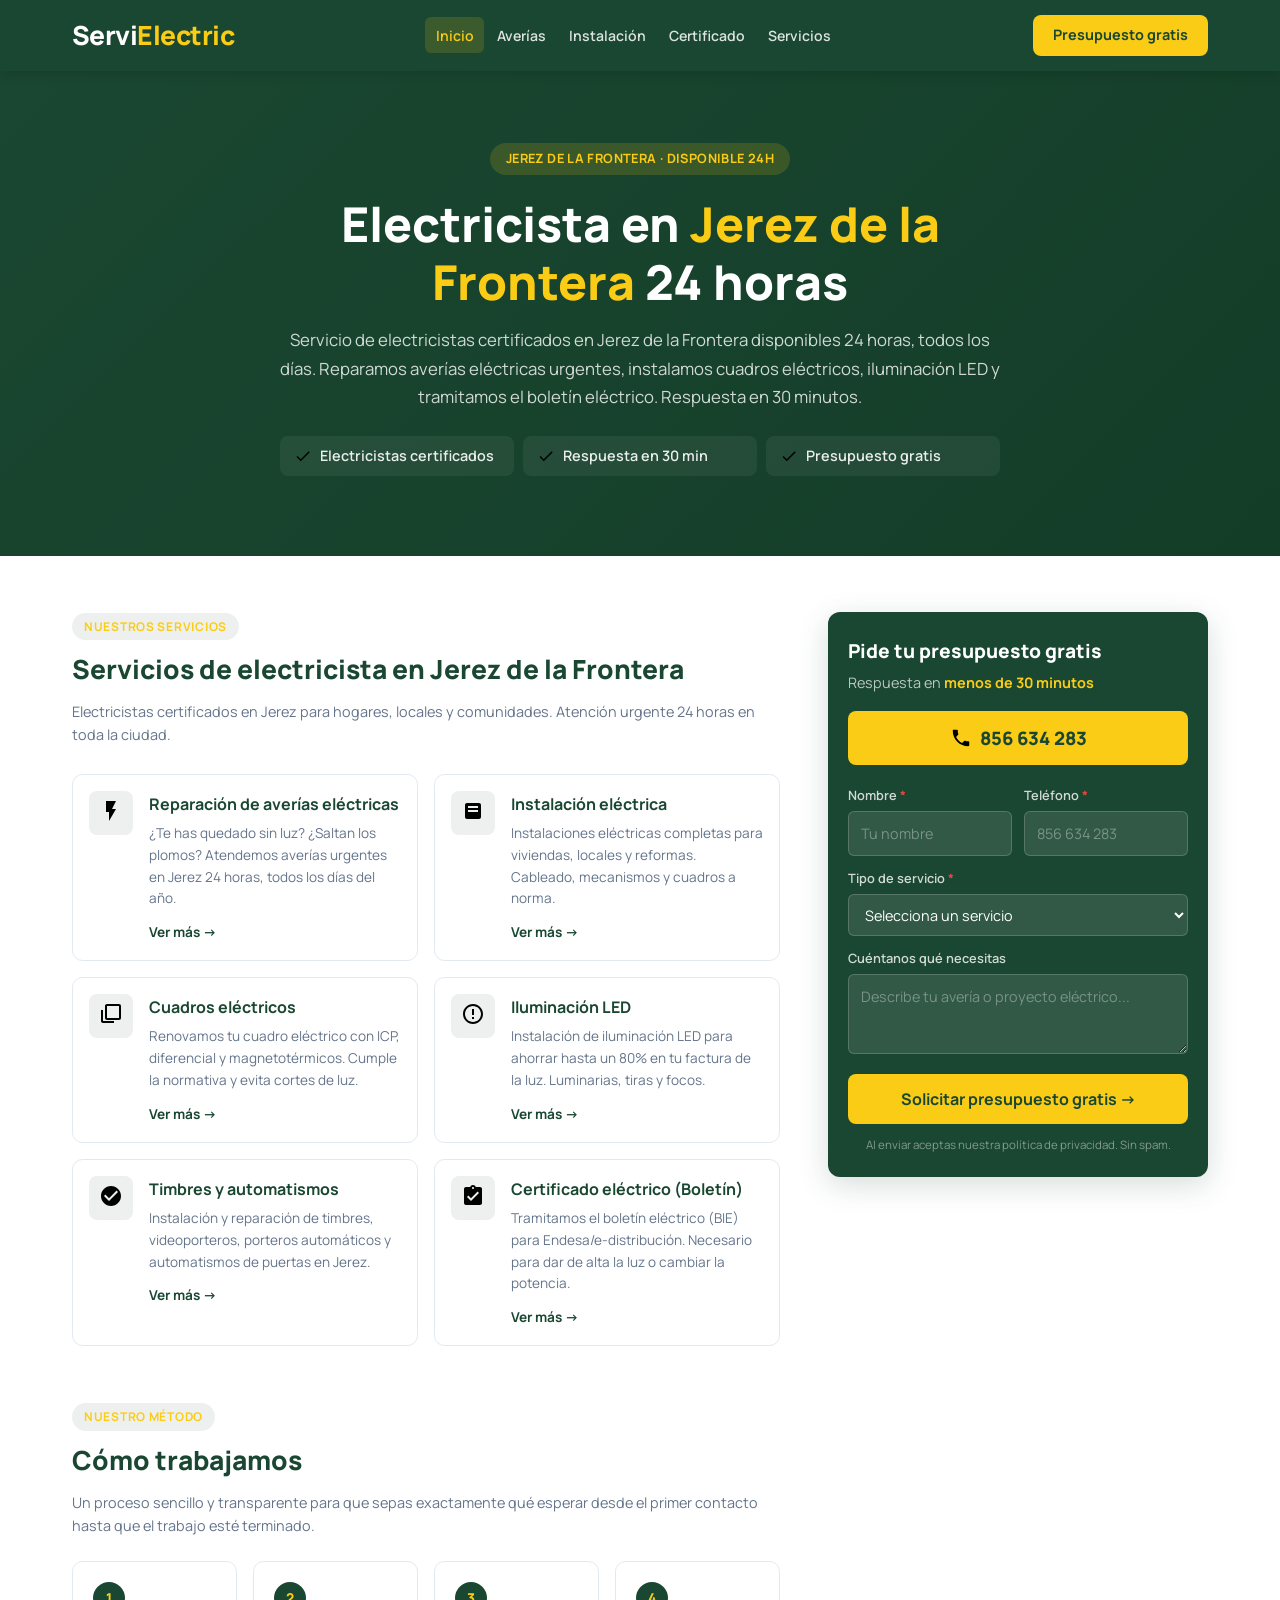
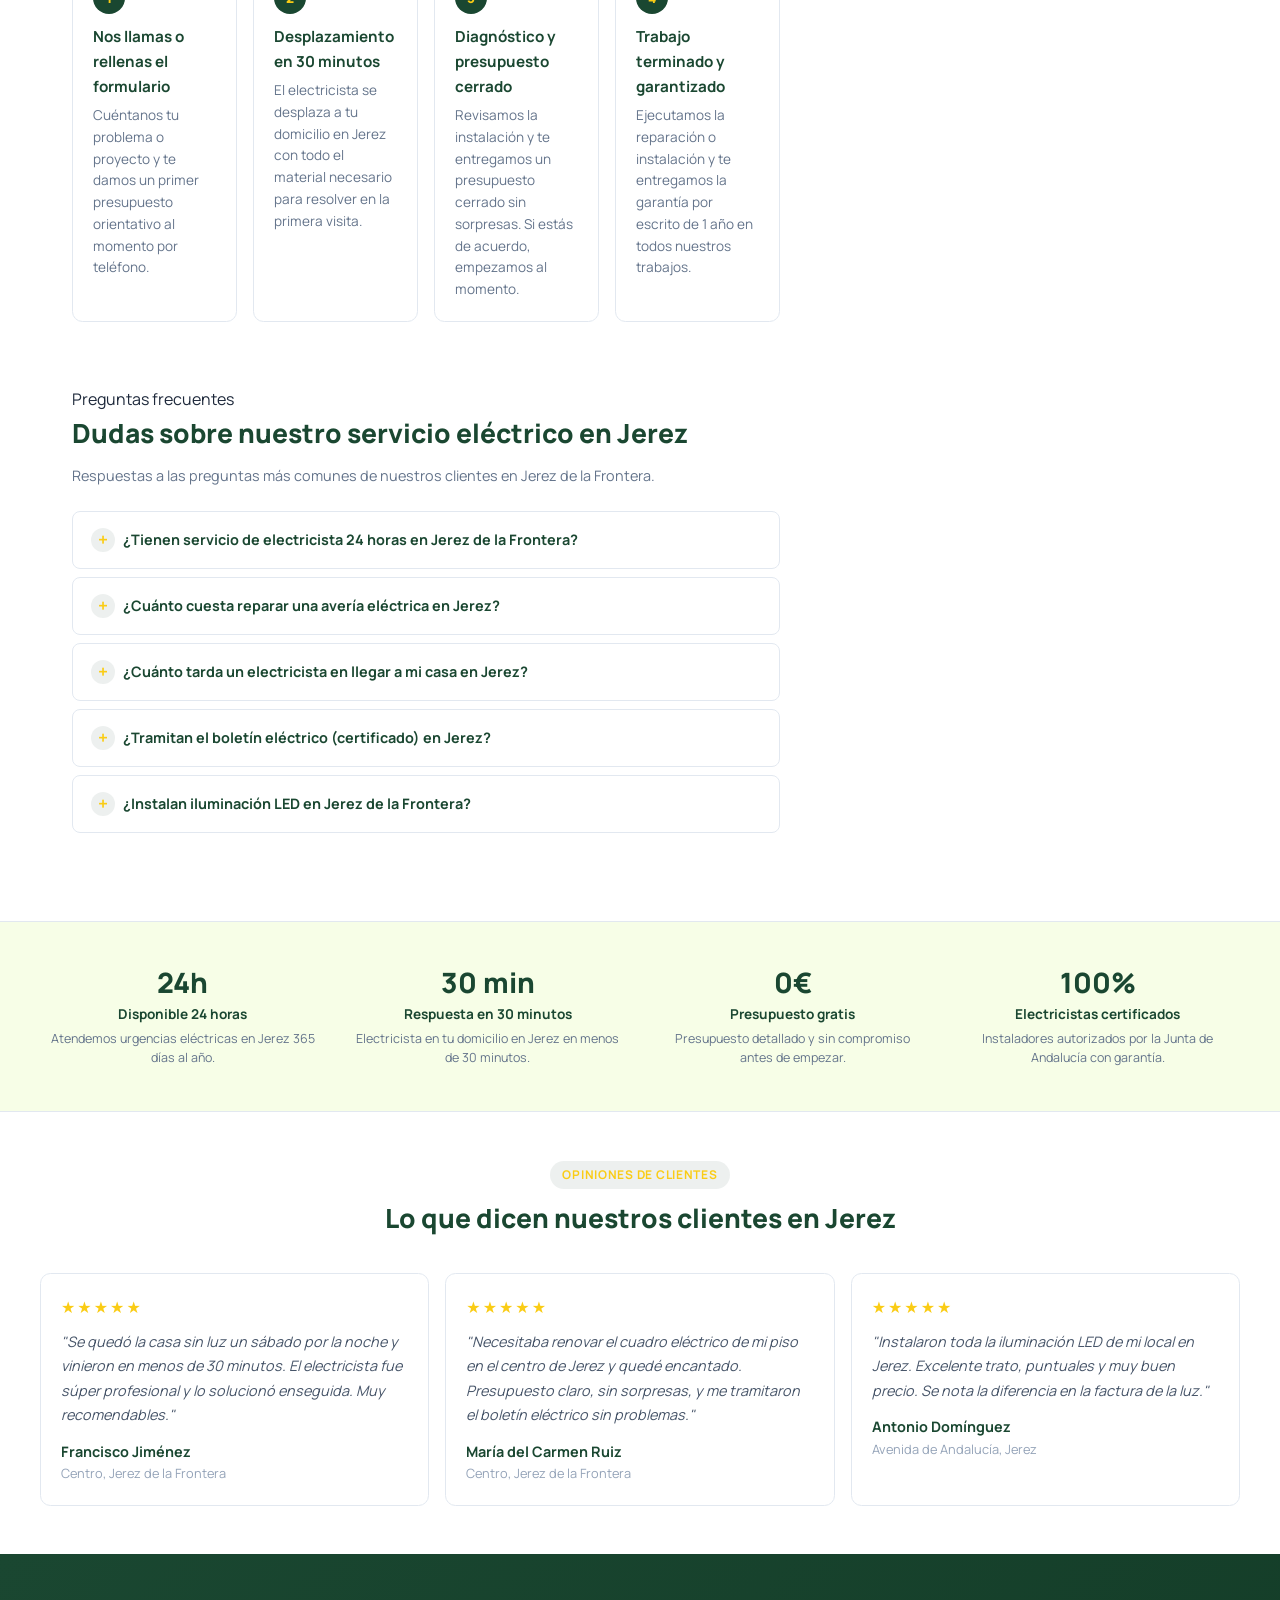
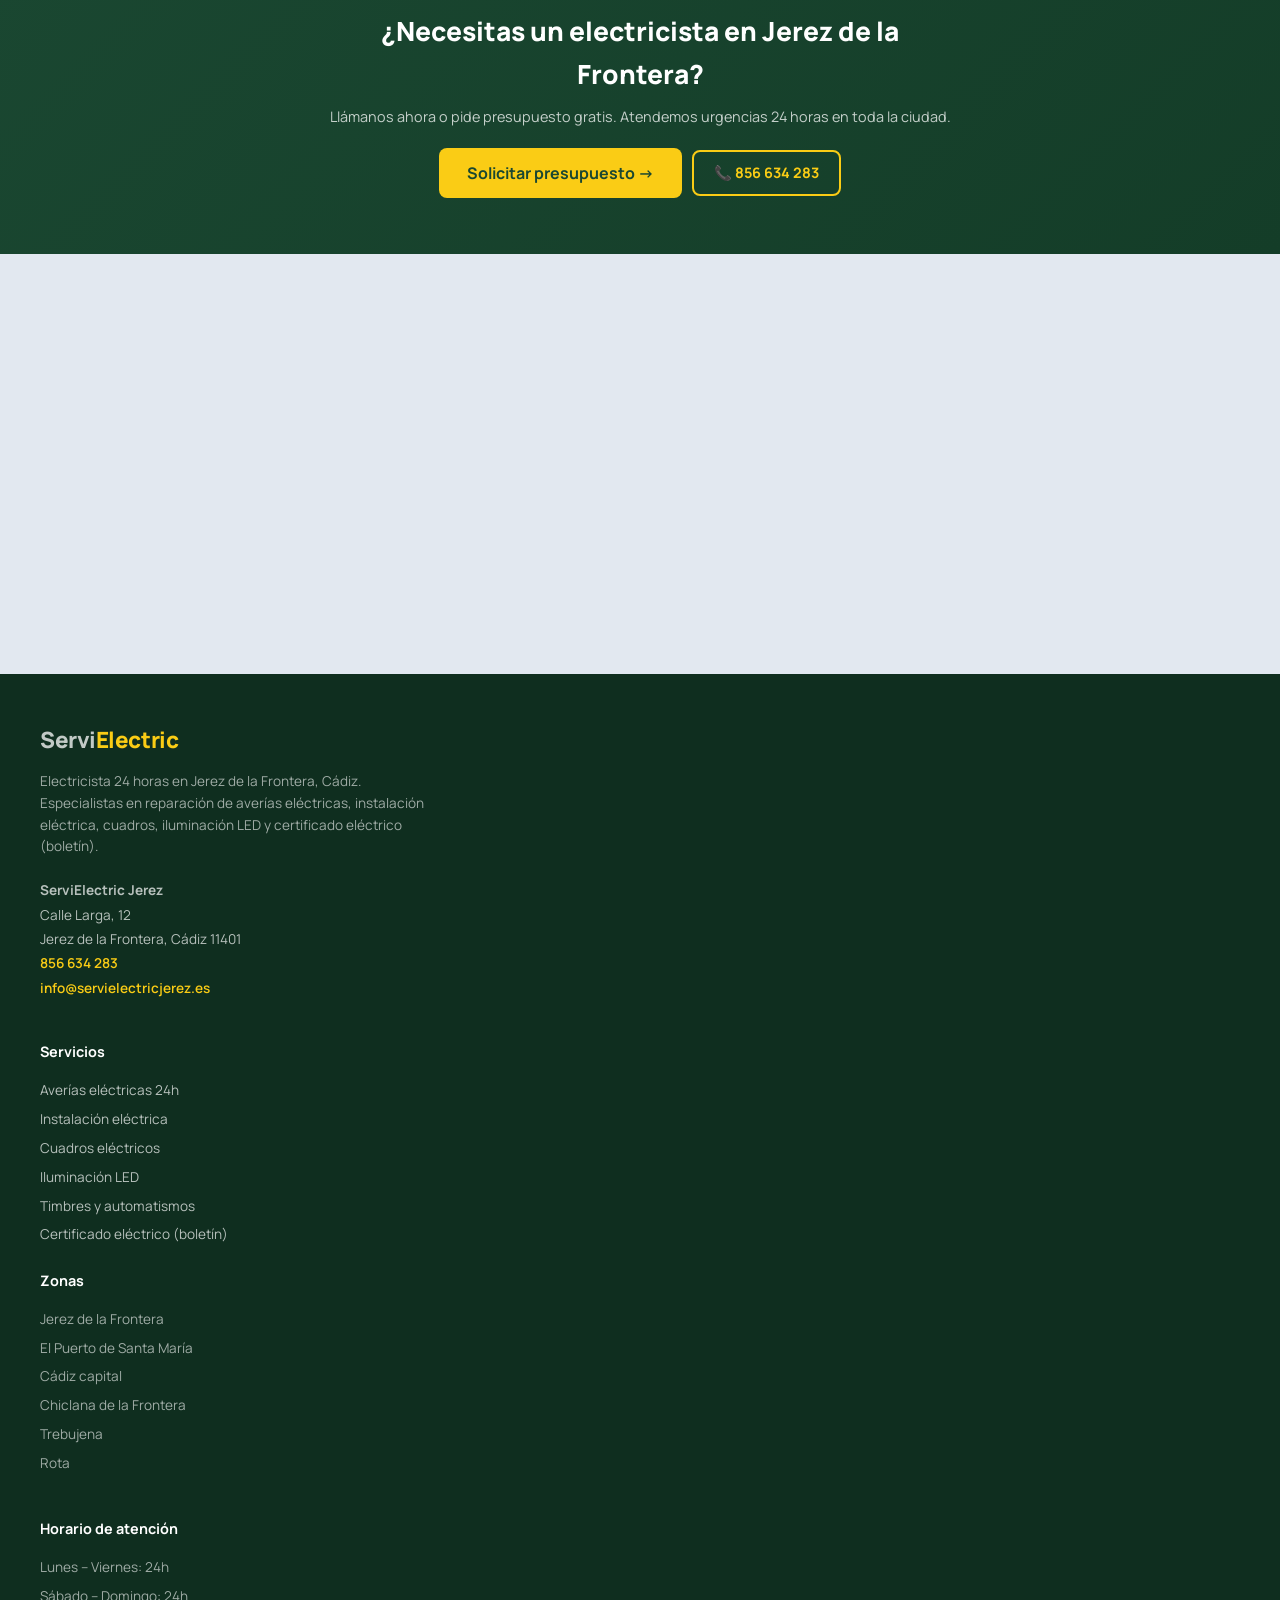
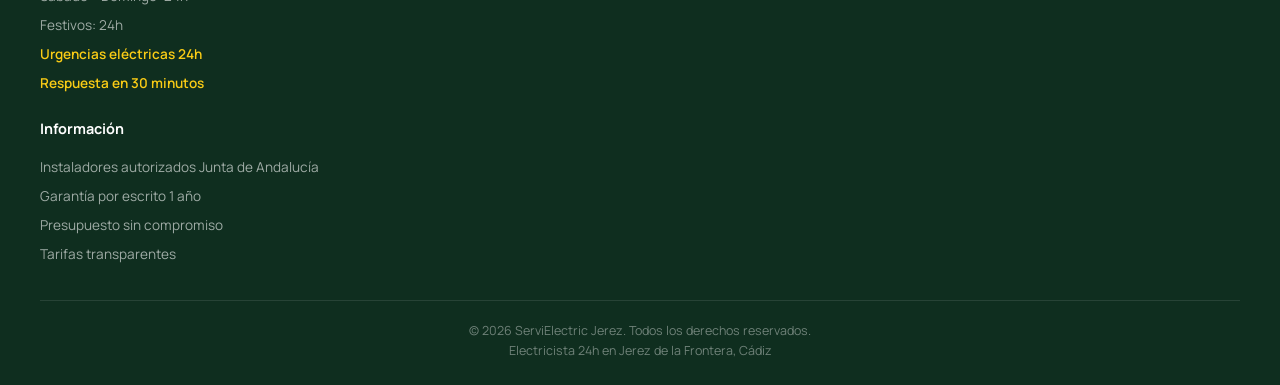
<file: index.html>
<!DOCTYPE html>
<html lang="es">
<head>
  <meta charset="UTF-8">
  <link rel="icon" type="image/png" href="favicon.png">
  <link rel="icon" type="image/svg+xml" href="favicon.svg">
  <meta name="viewport" content="width=device-width, initial-scale=1.0">
  <meta name="google-site-verification" content="XlmnJ-dOGHKvyTDcQHxzOyaK5FZ9nItcyWvER4oKPNM" />
  <title>Electricista en Jerez de la Frontera 24h | ServiElectric Jerez — Presupuesto Gratis</title>
  <meta name="description" content="Electricista 24 horas en Jerez de la Frontera, Cádiz. Reparación de averías, instalación eléctrica, cuadros eléctricos, iluminación LED y certificado eléctrico (boletín). Respuesta en 30 minutos. Presupuesto gratis.">
  <meta name="keywords" content="electricista Jerez, electricista Jerez de la Frontera, electricista 24h Jerez, electricista Cádiz, averías eléctricas Jerez, certificado eléctrico Jerez, boletín eléctrico Jerez">
  <link rel="canonical" href="https://servielectricjerez.es/">
  <meta property="og:title" content="Electricista en Jerez de la Frontera 24h | ServiElectric Jerez">
  <meta property="og:description" content="Electricista 24 horas en Jerez de la Frontera. Reparación de averías, instalación eléctrica, cuadros, LED y boletín eléctrico. Respuesta en 30 minutos.">
  <meta property="og:type" content="website">
  <meta property="og:url" content="https://servielectricjerez.es/">
  <meta property="og:locale" content="es_ES">
  <link rel="preconnect" href="https://fonts.googleapis.com">
  <link rel="preconnect" href="https://fonts.gstatic.com" crossorigin>
  <link href="https://fonts.googleapis.com/css2?family=Manrope:wght@400;500;600;700;800;900&display=swap" rel="stylesheet">
  <link rel="stylesheet" href="css/style.css?v=3">

  <!-- Schema Electrician -->
  <script type="application/ld+json">
  {
    "@context": "https://schema.org",
    "@type": "Electrician",
    "name": "ServiElectric Jerez",
    "description": "Electricista 24 horas en Jerez de la Frontera, Cádiz. Especialistas en reparación de averías eléctricas, instalación eléctrica, cuadros eléctricos, iluminación LED y certificado eléctrico (boletín).",
    "url": "https://servielectricjerez.es",
    "telephone": "+34-856-634-283",
    "email": "info@servielectricjerez.es",
    "image": "https://servielectricjerez.es/favicon.png",
    "priceRange": "€€",
    "address": {
        "@type": "PostalAddress",
        "streetAddress": "Calle Larga, 12",
        "addressLocality": "Jerez de la Frontera",
        "addressRegion": "Cádiz",
        "postalCode": "11401",
        "addressCountry": "ES"
    },
    "geo": {
        "@type": "GeoCoordinates",
        "latitude": 36.6850,
        "longitude": -6.1261
    },
    "openingHoursSpecification": [
        {
            "@type": "OpeningHoursSpecification",
            "dayOfWeek": [
                "Monday","Tuesday","Wednesday","Thursday","Friday","Saturday","Sunday"
            ],
            "opens": "00:00",
            "closes": "23:59"
        }
    ],
    "areaServed": [
        {"@type": "City", "name": "Jerez de la Frontera"},
        {"@type": "City", "name": "El Puerto de Santa María"},
        {"@type": "City", "name": "Cádiz"},
        {"@type": "City", "name": "Chiclana de la Frontera"}
    ],
    "aggregateRating": {
        "@type": "AggregateRating",
        "ratingValue": "4.9",
        "reviewCount": "112"
    },
    "sameAs": [
        "https://www.google.com/maps/search/ServiElectric+Jerez"
    ],
    "review": [
        {
            "@type": "Review",
            "reviewBody": "Se quedó la casa sin luz un sábado por la noche y vinieron en menos de 30 minutos. El electricista fue súper profesional y lo solucionó enseguida. Muy recomendables.",
            "author": {"@type": "Person", "name": "Francisco JIMÉNEZ"},
            "reviewRating": {"@type": "Rating", "ratingValue": "5", "bestRating": "5"},
            "itemReviewed": {"@type": "Electrician", "name": "ServiElectric Jerez"}
        },
        {
            "@type": "Review",
            "reviewBody": "Necesitaba renovar el cuadro eléctrico de mi piso en el centro de Jerez y quedé encantado. Presupuesto claro, sin sorpresas, y me tramitaron el boletín eléctrico sin problemas.",
            "author": {"@type": "Person", "name": "María del Carmen Ruiz"},
            "reviewRating": {"@type": "Rating", "ratingValue": "5", "bestRating": "5"},
            "itemReviewed": {"@type": "Electrician", "name": "ServiElectric Jerez"}
        },
        {
            "@type": "Review",
            "reviewBody": "Instalaron toda la iluminación LED de mi local en Jerez. Excelente trato, puntuales y muy buen precio. Se nota la diferencia en la factura de la luz.",
            "author": {"@type": "Person", "name": "Antonio Domínguez"},
            "reviewRating": {"@type": "Rating", "ratingValue": "5", "bestRating": "5"},
            "itemReviewed": {"@type": "Electrician", "name": "ServiElectric Jerez"}
        }
    ]
  }
  </script>

  <!-- Schema FAQPage -->
  <script type="application/ld+json">
  {
    "@context": "https://schema.org",
    "@type": "FAQPage",
    "mainEntity": [
      {
        "@type": "Question",
        "name": "¿Tienen servicio de electricista 24 horas en Jerez de la Frontera?",
        "acceptedAnswer": {
          "@type": "Answer",
          "text": "Sí, en ServiElectric Jerez disponemos de servicio de electricista 24 horas en Jerez de la Frontera, todos los días del año, incluidos fines de semana y festivos. Nuestro tiempo medio de respuesta para urgencias es de 30 minutos en la ciudad."
        }
      },
      {
        "@type": "Question",
        "name": "¿Cuánto cuesta reparar una avería eléctrica en Jerez?",
        "acceptedAnswer": {
          "@type": "Answer",
          "text": "La reparación de averías eléctricas en Jerez tiene un precio orientativo desde 50€ a 120€ para intervenciones sencillas. Las urgencias fuera de horario tienen un suplemento. Siempre damos presupuesto antes de empezar, sin compromiso."
        }
      },
      {
        "@type": "Question",
        "name": "¿Cuánto tarda un electricista en llegar a mi casa en Jerez?",
        "acceptedAnswer": {
          "@type": "Answer",
          "text": "Nuestro tiempo medio de respuesta en Jerez de la Frontera es de 30 minutos. Dependiendo del barrio y la hora del día, puede ser incluso menos. Atendemos toda la ciudad y zonas cercanas como El Puerto de Santa María."
        }
      },
      {
        "@type": "Question",
        "name": "¿Tramitan el boletín eléctrico (certificado) en Jerez?",
        "acceptedAnswer": {
          "@type": "Answer",
          "text": "Sí, somos instaladores autorizados por la Junta de Andalucía y tramitamos el boletín eléctrico (BIE) para viviendas, locales y comunidades en Jerez de la Frontera. Nos encargamos de la verificación, memoria técnica y presentación ante e-distribución."
        }
      },
      {
        "@type": "Question",
        "name": "¿Instalan iluminación LED en Jerez de la Frontera?",
        "acceptedAnswer": {
          "@type": "Answer",
          "text": "Sí, instalamos iluminación LED para viviendas, locales y comunidades en Jerez. Downlights empotrados, tiras LED, focos orientables y luminarias de exterior. El ahorro en la factura puede llegar al 80%."
        }
      }
    ]
  }
  </script>

  <!-- Schema WebSite -->
  <script type="application/ld+json">
  {
    "@context": "https://schema.org",
    "@type": "WebSite",
    "name": "ServiElectric Jerez",
    "url": "https://servielectricjerez.es"
  }
  </script>

</head>
<body>

<!-- ============ BARRA SUPERIOR ============ -->
<header class="top-bar" role="banner">
  <div class="top-bar-inner">
    <a href="/" class="biz-name" aria-label="ServiElectric Jerez - Inicio">Servi<em>Electric</em></a>

    <nav class="main-menu" id="main-nav" role="navigation" aria-label="Navegación principal">
      <a href="/" class="on">Inicio</a>
      <a href="averias-electricas-jerez.html">Averías</a>
      <a href="instalacion-electrica-jerez.html">Instalación</a>
      <a href="certificado-electrico-jerez.html">Certificado</a>
      <a href="#servicios">Servicios</a>
    </nav>

    <div class="bar-right">
      <a href="tel:+34856634283" class="phone-link" aria-label="Llamar a ServiElectric Jerez">
        <svg viewBox="0 0 24 24"><path d="M6.62 10.79c1.44 2.83 3.76 5.14 6.59 6.59l2.2-2.2c.27-.27.67-.36 1.02-.24 1.12.37 2.33.57 3.57.57.55 0 1 .45 1 1V20c0 .55-.45 1-1 1-9.39 0-17-7.61-17-17 0-.55.45-1 1-1h3.5c.55 0 1 .45 1 1 0 1.25.2 2.45.57 3.57.11.35.03.74-.25 1.02l-2.2 2.2z"/></svg>
        856 634 283
      </a>
      <a href="#presupuesto" class="btn-primary">Presupuesto gratis</a>
      <button class="nav-burger" id="hamburger" aria-label="Abrir menú" aria-expanded="false">
        <span></span><span></span><span></span>
      </button>
    </div>
  </div>
</header>

<!-- ============ HERO NARROW ============ -->
<section class="opening-section" aria-labelledby="opening-heading">
  <div class="opening-inner">
    <span class="location-pill">Jerez de la Frontera · Disponible 24h</span>
    <h1 id="opening-heading">Electricista en <em>Jerez de la Frontera</em> 24 horas</h1>
    <p class="opening-text">Servicio de electricistas certificados en Jerez de la Frontera disponibles 24 horas, todos los días. Reparamos averías eléctricas urgentes, instalamos cuadros eléctricos, iluminación LED y tramitamos el boletín eléctrico. Respuesta en 30 minutos.</p>
    <div class="check-list">
      <span class="verify-item">
        <svg viewBox="0 0 24 24"><path d="M9 16.17L4.83 12l-1.42 1.41L9 19 21 7l-1.41-1.41z"/></svg>
        Electricistas certificados
      </span>
      <span class="verify-item">
        <svg viewBox="0 0 24 24"><path d="M9 16.17L4.83 12l-1.42 1.41L9 19 21 7l-1.41-1.41z"/></svg>
        Respuesta en 30 min
      </span>
      <span class="verify-item">
        <svg viewBox="0 0 24 24"><path d="M9 16.17L4.83 12l-1.42 1.41L9 19 21 7l-1.41-1.41z"/></svg>
        Presupuesto gratis
      </span>
    </div>
  </div>
</section>

<!-- ============ LAYOUT SIDEBAR: contenido + CTA sticky ============ -->
<main>
<div class="sidebar-layout">
  <div class="main-content">

    <!-- SERVICIOS -->
    <section class="offers-block" id="servicios" aria-labelledby="services-heading">
      <div class="offers-block-head">
        <span class="offers-label">Nuestros servicios</span>
        <h2 id="services-heading">Servicios de electricista en Jerez de la Frontera</h2>
        <p>Electricistas certificados en Jerez para hogares, locales y comunidades. Atención urgente 24 horas en toda la ciudad.</p>
      </div>

      <div class="offers-list">

        <article class="offer-unit">
          <div class="offer-icon">
            <svg viewBox="0 0 24 24"><path d="M7 2v11h3v9l7-12h-4l4-8z"/></svg>
          </div>
          <div class="offer-body">
            <h3>Reparación de averías eléctricas</h3>
            <p>¿Te has quedado sin luz? ¿Saltan los plomos? Atendemos averías urgentes en Jerez 24 horas, todos los días del año.</p>
            <a href="averias-electricas-jerez.html" class="offer-link">Ver más →</a>
          </div>
        </article>

        <article class="offer-unit">
          <div class="offer-icon">
            <svg viewBox="0 0 24 24"><path d="M18 4H6C4.9 4 4 4.9 4 6v12c0 1.1.9 2 2 2h12c1.1 0 2-.9 2-2V6c0-1.1-.9-2-2-2zm-1 9H7v-2h10v2zm0-4H7V7h10v2z"/></svg>
          </div>
          <div class="offer-body">
            <h3>Instalación eléctrica</h3>
            <p>Instalaciones eléctricas completas para viviendas, locales y reformas. Cableado, mecanismos y cuadros a norma.</p>
            <a href="instalacion-electrica-jerez.html" class="offer-link">Ver más →</a>
          </div>
        </article>

        <article class="offer-unit">
          <div class="offer-icon">
            <svg viewBox="0 0 24 24"><path d="M4 8H2v11c0 1.1.9 2 2 2h11v-2H4V8zm16-6H8C6.9 2 6 2.9 6 4v12c0 1.1.9 2 2 2h12c1.1 0 2-.9 2-2V4c0-1.1-.9-2-2-2zm0 14H8V4h12v12z"/></svg>
          </div>
          <div class="offer-body">
            <h3>Cuadros eléctricos</h3>
            <p>Renovamos tu cuadro eléctrico con ICP, diferencial y magnetotérmicos. Cumple la normativa y evita cortes de luz.</p>
            <a href="instalacion-electrica-jerez.html" class="offer-link">Ver más →</a>
          </div>
        </article>

        <article class="offer-unit">
          <div class="offer-icon">
            <svg viewBox="0 0 24 24"><path d="M12 2C6.48 2 2 6.48 2 12s4.48 10 10 10 10-4.48 10-10S17.52 2 12 2zm0 18c-4.41 0-8-3.59-8-8s3.59-8 8-8 8 3.59 8 8-3.59 8-8 8zm-1-13h2v6h-2zm0 8h2v2h-2z"/></svg>
          </div>
          <div class="offer-body">
            <h3>Iluminación LED</h3>
            <p>Instalación de iluminación LED para ahorrar hasta un 80% en tu factura de la luz. Luminarias, tiras y focos.</p>
            <a href="instalacion-electrica-jerez.html" class="offer-link">Ver más →</a>
          </div>
        </article>

        <article class="offer-unit">
          <div class="offer-icon">
            <svg viewBox="0 0 24 24"><path d="M12 2C6.48 2 2 6.48 2 12s4.48 10 10 10 10-4.48 10-10S17.52 2 12 2zm-2 15l-5-5 1.41-1.41L10 14.17l7.59-7.59L19 8l-9 9z"/></svg>
          </div>
          <div class="offer-body">
            <h3>Timbres y automatismos</h3>
            <p>Instalación y reparación de timbres, videoporteros, porteros automáticos y automatismos de puertas en Jerez.</p>
            <a href="averias-electricas-jerez.html" class="offer-link">Ver más →</a>
          </div>
        </article>

        <article class="offer-unit">
          <div class="offer-icon">
            <svg viewBox="0 0 24 24"><path d="M19 3h-4.18C14.4 1.84 13.3 1 12 1c-1.3 0-2.4.84-2.82 2H5c-1.1 0-2 .9-2 2v14c0 1.1.9 2 2 2h14c1.1 0 2-.9 2-2V5c0-1.1-.9-2-2-2zm-7 0c.55 0 1 .45 1 1s-.45 1-1 1-1-.45-1-1 .45-1 1-1zm-2 14l-4-4 1.41-1.41L10 14.17l6.59-6.59L18 9l-8 8z"/></svg>
          </div>
          <div class="offer-body">
            <h3>Certificado eléctrico (Boletín)</h3>
            <p>Tramitamos el boletín eléctrico (BIE) para Endesa/e-distribución. Necesario para dar de alta la luz o cambiar la potencia.</p>
            <a href="certificado-electrico-jerez.html" class="offer-link">Ver más →</a>
          </div>
        </article>

      </div>
    </section>

    <!-- CÓMO TRABAJAMOS -->
    <section class="method-block" aria-labelledby="method-heading">
      <div class="method-block-head">
        <span class="method-label">Nuestro método</span>
        <h2 id="method-heading">Cómo trabajamos</h2>
        <p>Un proceso sencillo y transparente para que sepas exactamente qué esperar desde el primer contacto hasta que el trabajo esté terminado.</p>
      </div>

      <div class="steps-row">
        <div class="step-card">
          <div class="step-num">1</div>
          <h3>Nos llamas o rellenas el formulario</h3>
          <p>Cuéntanos tu problema o proyecto y te damos un primer presupuesto orientativo al momento por teléfono.</p>
        </div>
        <div class="step-card">
          <div class="step-num">2</div>
          <h3>Desplazamiento en 30 minutos</h3>
          <p>El electricista se desplaza a tu domicilio en Jerez con todo el material necesario para resolver en la primera visita.</p>
        </div>
        <div class="step-card">
          <div class="step-num">3</div>
          <h3>Diagnóstico y presupuesto cerrado</h3>
          <p>Revisamos la instalación y te entregamos un presupuesto cerrado sin sorpresas. Si estás de acuerdo, empezamos al momento.</p>
        </div>
        <div class="step-card">
          <div class="step-num">4</div>
          <h3>Trabajo terminado y garantizado</h3>
          <p>Ejecutamos la reparación o instalación y te entregamos la garantía por escrito de 1 año en todos nuestros trabajos.</p>
        </div>
      </div>
    </section>

    <!-- FAQ -->
    <section class="qa-block" aria-labelledby="qa-heading">
      <div class="qa-block-head">
        <span>Preguntas frecuentes</span>
        <h2 id="qa-heading">Dudas sobre nuestro servicio eléctrico en Jerez</h2>
        <p>Respuestas a las preguntas más comunes de nuestros clientes en Jerez de la Frontera.</p>
      </div>

      <div class="qa-entries">
        <div class="qa-entry">
          <div class="qa-q">¿Tienen servicio de electricista 24 horas en Jerez de la Frontera?</div>
          <div class="qa-a">Sí, en ServiElectric Jerez disponemos de servicio de electricista 24 horas en Jerez de la Frontera, todos los días del año, incluidos fines de semana y festivos. Nuestro tiempo medio de respuesta para urgencias es de 30 minutos en la ciudad.</div>
        </div>
        <div class="qa-entry">
          <div class="qa-q">¿Cuánto cuesta reparar una avería eléctrica en Jerez?</div>
          <div class="qa-a">La reparación de averías eléctricas en Jerez tiene un precio orientativo desde 50€ a 120€ para intervenciones sencillas. Las urgencias fuera de horario tienen un suplemento. Siempre damos presupuesto antes de empezar, sin compromiso.</div>
        </div>
        <div class="qa-entry">
          <div class="qa-q">¿Cuánto tarda un electricista en llegar a mi casa en Jerez?</div>
          <div class="qa-a">Nuestro tiempo medio de respuesta en Jerez de la Frontera es de 30 minutos. Dependiendo del barrio y la hora, puede ser incluso menos. Atendemos toda la ciudad y zonas cercanas como El Puerto de Santa María.</div>
        </div>
        <div class="qa-entry">
          <div class="qa-q">¿Tramitan el boletín eléctrico (certificado) en Jerez?</div>
          <div class="qa-a">Sí, somos instaladores autorizados por la Junta de Andalucía y tramitamos el boletín eléctrico (BIE) para viviendas, locales y comunidades en Jerez. Nos encargamos de la verificación, memoria técnica y presentación ante e-distribución.</div>
        </div>
        <div class="qa-entry">
          <div class="qa-q">¿Instalan iluminación LED en Jerez de la Frontera?</div>
          <div class="qa-a">Sí, instalamos iluminación LED para viviendas, locales y comunidades en Jerez. Downlights empotrados, tiras LED, focos orientables y luminarias de exterior. El ahorro en la factura puede llegar al 80%.</div>
        </div>
      </div>
    </section>

  </div>

  <!-- CTA SIDEBAR STICKY -->
  <aside class="sticky-panel" id="presupuesto">
    <div class="panel-box">
      <p class="panel-heading">Pide tu presupuesto gratis</p>
      <p class="panel-subtext">Respuesta en <strong>menos de 30 minutos</strong></p>

      <a href="tel:+34856634283" class="panel-phone">
        <svg viewBox="0 0 24 24"><path d="M6.62 10.79c1.44 2.83 3.76 5.14 6.59 6.59l2.2-2.2c.27-.27.67-.36 1.02-.24 1.12.37 2.33.57 3.57.57.55 0 1 .45 1 1V20c0 .55-.45 1-1 1-9.39 0-17-7.61-17-17 0-.55.45-1 1-1h3.5c.55 0 1 .45 1 1 0 1.25.2 2.45.57 3.57.11.35.03.74-.25 1.02l-2.2 2.2z"/></svg>
        856 634 283
      </a>

      <form action="https://forms.reformaschiclana.es/webform" method="POST" novalidate id="main-form">
        <input type="hidden" name="site" value="servielectricjerez">
        <input type="hidden" name="_subject" value="⚡ Nuevo lead - ServiElectric Jerez"><input type="text" name="_honey" style="display:none" tabindex="-1" autocomplete="off">
        
        <input type="hidden" name="_captcha" value="false">
        <input type="hidden" name="_template" value="table">

        <div class="field-pair">
          <div class="field">
            <label for="nombre">Nombre <span class="asterisk">*</span></label>
            <input type="text" id="nombre" name="nombre" class="field-input" placeholder="Tu nombre" required>
          </div>
          <div class="field">
            <label for="telefono">Teléfono <span class="asterisk">*</span></label>
            <input type="tel" id="telefono" name="telefono" class="field-input" placeholder="856 634 283" required pattern="[0-9\s\+\-]{9,15}">
          </div>
        </div>

        <div class="field">
          <label for="servicio">Tipo de servicio <span class="asterisk">*</span></label>
          <select id="servicio" name="servicio" class="field-input" required>
            <option value="">Selecciona un servicio</option>
            <option value="averia-urgente">Avería urgente 24h</option>
            <option value="instalacion-electrica">Instalación eléctrica</option>
            <option value="cuadro-electrico">Cuadro eléctrico</option>
            <option value="iluminacion-led">Iluminación LED</option>
            <option value="timbre-automatismo">Timbres y automatismos</option>
            <option value="certificado-boletin">Certificado eléctrico (boletín)</option>
            <option value="otro">Otro</option>
          </select>
        </div>

        <div class="field">
          <label for="mensaje">Cuéntanos qué necesitas</label>
          <textarea id="mensaje" name="mensaje" class="field-input" placeholder="Describe tu avería o proyecto eléctrico..."></textarea>
        </div>

        <div class="field-action">
          <button type="submit" class="btn-primary btn-big">Solicitar presupuesto gratis →</button>
        </div>
        <p class="field-note">Al enviar aceptas nuestra política de privacidad. Sin spam.</p>
      </form>
    </div>
  </aside>
</div>

<!-- ============ BLOQUES DE CONFIANZA ============ -->
<section class="trust-strip" aria-label="Datos de confianza">
  <div class="trust-strip-inner">
    <div class="trust-item">
      <div class="trust-value">24h</div>
      <h3>Disponible 24 horas</h3>
      <p>Atendemos urgencias eléctricas en Jerez 365 días al año.</p>
    </div>
    <div class="trust-item">
      <div class="trust-value">30 min</div>
      <h3>Respuesta en 30 minutos</h3>
      <p>Electricista en tu domicilio en Jerez en menos de 30 minutos.</p>
    </div>
    <div class="trust-item">
      <div class="trust-value">0€</div>
      <h3>Presupuesto gratis</h3>
      <p>Presupuesto detallado y sin compromiso antes de empezar.</p>
    </div>
    <div class="trust-item">
      <div class="trust-value">100%</div>
      <h3>Electricistas certificados</h3>
      <p>Instaladores autorizados por la Junta de Andalucía con garantía.</p>
    </div>
  </div>
</section>

<!-- ============ TESTIMONIOS ============ -->
<section class="testimonials-area" aria-labelledby="testimonials-heading">
  <div class="testimonials-area-inner">
    <div class="testimonials-area-head">
      <span>Opiniones de clientes</span>
      <h2 id="testimonials-heading">Lo que dicen nuestros clientes en Jerez</h2>
    </div>

    <div class="testimonials-row">
      <div class="testimonial-card">
        <div class="testimonial-stars" aria-label="5 estrellas">★★★★★</div>
        <p class="testimonial-text">"Se quedó la casa sin luz un sábado por la noche y vinieron en menos de 30 minutos. El electricista fue súper profesional y lo solucionó enseguida. Muy recomendables."</p>
        <div class="testimonial-name">Francisco Jiménez</div>
        <div class="testimonial-place">Centro, Jerez de la Frontera</div>
      </div>

      <div class="testimonial-card">
        <div class="testimonial-stars" aria-label="5 estrellas">★★★★★</div>
        <p class="testimonial-text">"Necesitaba renovar el cuadro eléctrico de mi piso en el centro de Jerez y quedé encantado. Presupuesto claro, sin sorpresas, y me tramitaron el boletín eléctrico sin problemas."</p>
        <div class="testimonial-name">María del Carmen Ruiz</div>
        <div class="testimonial-place">Centro, Jerez de la Frontera</div>
      </div>

      <div class="testimonial-card">
        <div class="testimonial-stars" aria-label="5 estrellas">★★★★★</div>
        <p class="testimonial-text">"Instalaron toda la iluminación LED de mi local en Jerez. Excelente trato, puntuales y muy buen precio. Se nota la diferencia en la factura de la luz."</p>
        <div class="testimonial-name">Antonio Domínguez</div>
        <div class="testimonial-place">Avenida de Andalucía, Jerez</div>
      </div>
    </div>
  </div>
</section>

<!-- ============ BANNER DE ACCIÓN ============ -->
<section class="action-banner" aria-labelledby="action-heading">
  <div class="action-banner-inner">
    <h2 id="action-heading">¿Necesitas un electricista en Jerez de la Frontera?</h2>
    <p>Llámanos ahora o pide presupuesto gratis. Atendemos urgencias 24 horas en toda la ciudad.</p>
    <div class="action-btns">
      <a href="#presupuesto" class="btn-primary btn-big">Solicitar presupuesto →</a>
      <a href="tel:+34856634283" class="btn-ghost btn-big">📞 856 634 283</a>
    </div>
  </div>
</section>

<!-- ============ MAPA ============ -->
<section class="map-block" aria-label="Zona de cobertura de ServiElectric Jerez">
  <iframe
    src="https://www.google.com/maps/embed?pb=!1m18!1m12!1m3!1d3199.7!2d-6.1261!3d36.6850!2m3!1f0!2f0!3f0!3m2!1i1024!2i768!4f13.1!3m3!1m2!1s0x0%3A0x0!2zMzbCsDQxJzA2LjAiTiA2wrAwNyczNC4wIlc!5e0!3m2!1ses!2ses!4v1700000000000"
    allowfullscreen=""
    loading="lazy"
    referrerpolicy="no-referrer-when-downgrade"
    title="Ubicación de ServiElectric Jerez en Jerez de la Frontera, Cádiz">
  </iframe>
</section>

</main>

<!-- ============ FOOTER (3 columnas) ============ -->
<footer class="page-footer" role="contentinfo">
  <div class="site-footer-inner">
    <div class="site-footer-grid">

      <div class="col-info">
        <div class="biz-name">Servi<em>Electric</em></div>
        <p>Electricista 24 horas en Jerez de la Frontera, Cádiz. Especialistas en reparación de averías eléctricas, instalación eléctrica, cuadros, iluminación LED y certificado eléctrico (boletín).</p>
        <div class="footer-contact">
          <strong>ServiElectric Jerez</strong><br>
          Calle Larga, 12<br>
          Jerez de la Frontera, Cádiz 11401<br>
          <a href="tel:+34856634283">856 634 283</a><br>
          <a href="mailto:info@servielectricjerez.es">info@servielectricjerez.es</a>
        </div>
      </div>

      <div class="footer-links">
        <h4>Servicios</h4>
        <ul>
          <li><a href="averias-electricas-jerez.html">Averías eléctricas 24h</a></li>
          <li><a href="instalacion-electrica-jerez.html">Instalación eléctrica</a></li>
          <li><a href="instalacion-electrica-jerez.html">Cuadros eléctricos</a></li>
          <li><a href="instalacion-electrica-jerez.html">Iluminación LED</a></li>
          <li><a href="averias-electricas-jerez.html">Timbres y automatismos</a></li>
          <li><a href="certificado-electrico-jerez.html">Certificado eléctrico (boletín)</a></li>
        </ul>
        <h4 style="margin-top:20px;">Zonas</h4>
        <ul>
          <li>Jerez de la Frontera</li>
          <li>El Puerto de Santa María</li>
          <li>Cádiz capital</li>
          <li>Chiclana de la Frontera</li>
          <li>Trebujena</li>
          <li>Rota</li>
        </ul>
      </div>

      <div class="footer-hours">
        <h4>Horario de atención</h4>
        <ul>
          <li>Lunes – Viernes: 24h</li>
          <li>Sábado – Domingo: 24h</li>
          <li>Festivos: 24h</li>
          <li><span class="highlight">Urgencias eléctricas 24h</span></li>
          <li><span class="highlight">Respuesta en 30 minutos</span></li>
        </ul>
        <h4 style="margin-top:20px;">Información</h4>
        <ul>
          <li>Instaladores autorizados Junta de Andalucía</li>
          <li>Garantía por escrito 1 año</li>
          <li>Presupuesto sin compromiso</li>
          <li>Tarifas transparentes</li>
        </ul>
      </div>

    </div>

    <div class="page-footer-legal">
      <p>© 2026 ServiElectric Jerez. Todos los derechos reservados.</p>
      <p>Electricista 24h en Jerez de la Frontera, Cádiz</p>
    </div>
  </div>
</footer>

<script>
  // Menú móvil
  const hamburger = document.getElementById('hamburger');
  const nav = document.getElementById('main-nav');
  hamburger.addEventListener('click', () => {
    const open = nav.classList.toggle('open');
    hamburger.setAttribute('aria-expanded', open);
  });

  // FAQ accordion
  document.querySelectorAll('.qa-q').forEach(q => {
    q.addEventListener('click', () => {
      const a = q.nextElementSibling;
      a.classList.toggle('open');
    });
  });

  // Validación formulario
  document.getElementById('main-form').addEventListener('submit', function(e) {
    const tel = document.getElementById('telefono').value.trim();
    if (!tel) {
      e.preventDefault();
      document.getElementById('telefono').focus();
      alert('El teléfono es obligatorio para contactarte.');
    }
  });
</script>
</body>
</html>
</file>
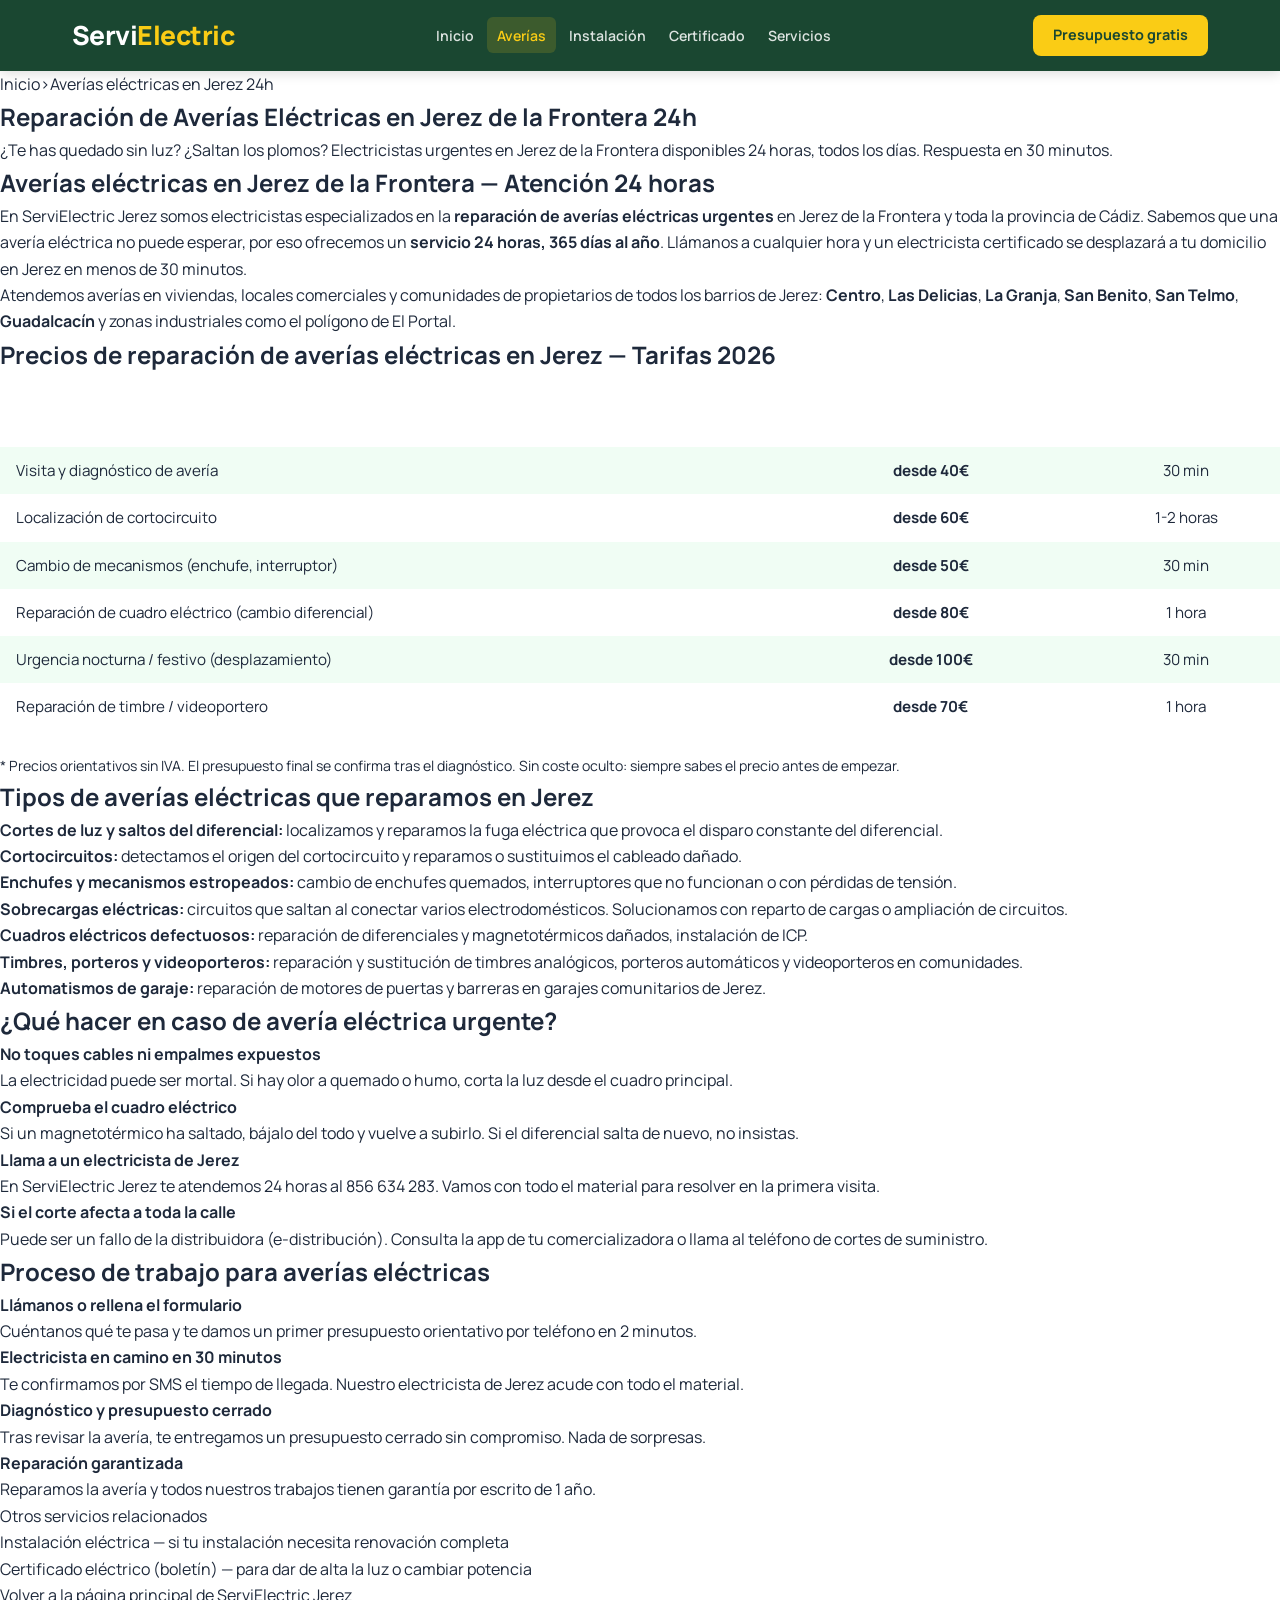
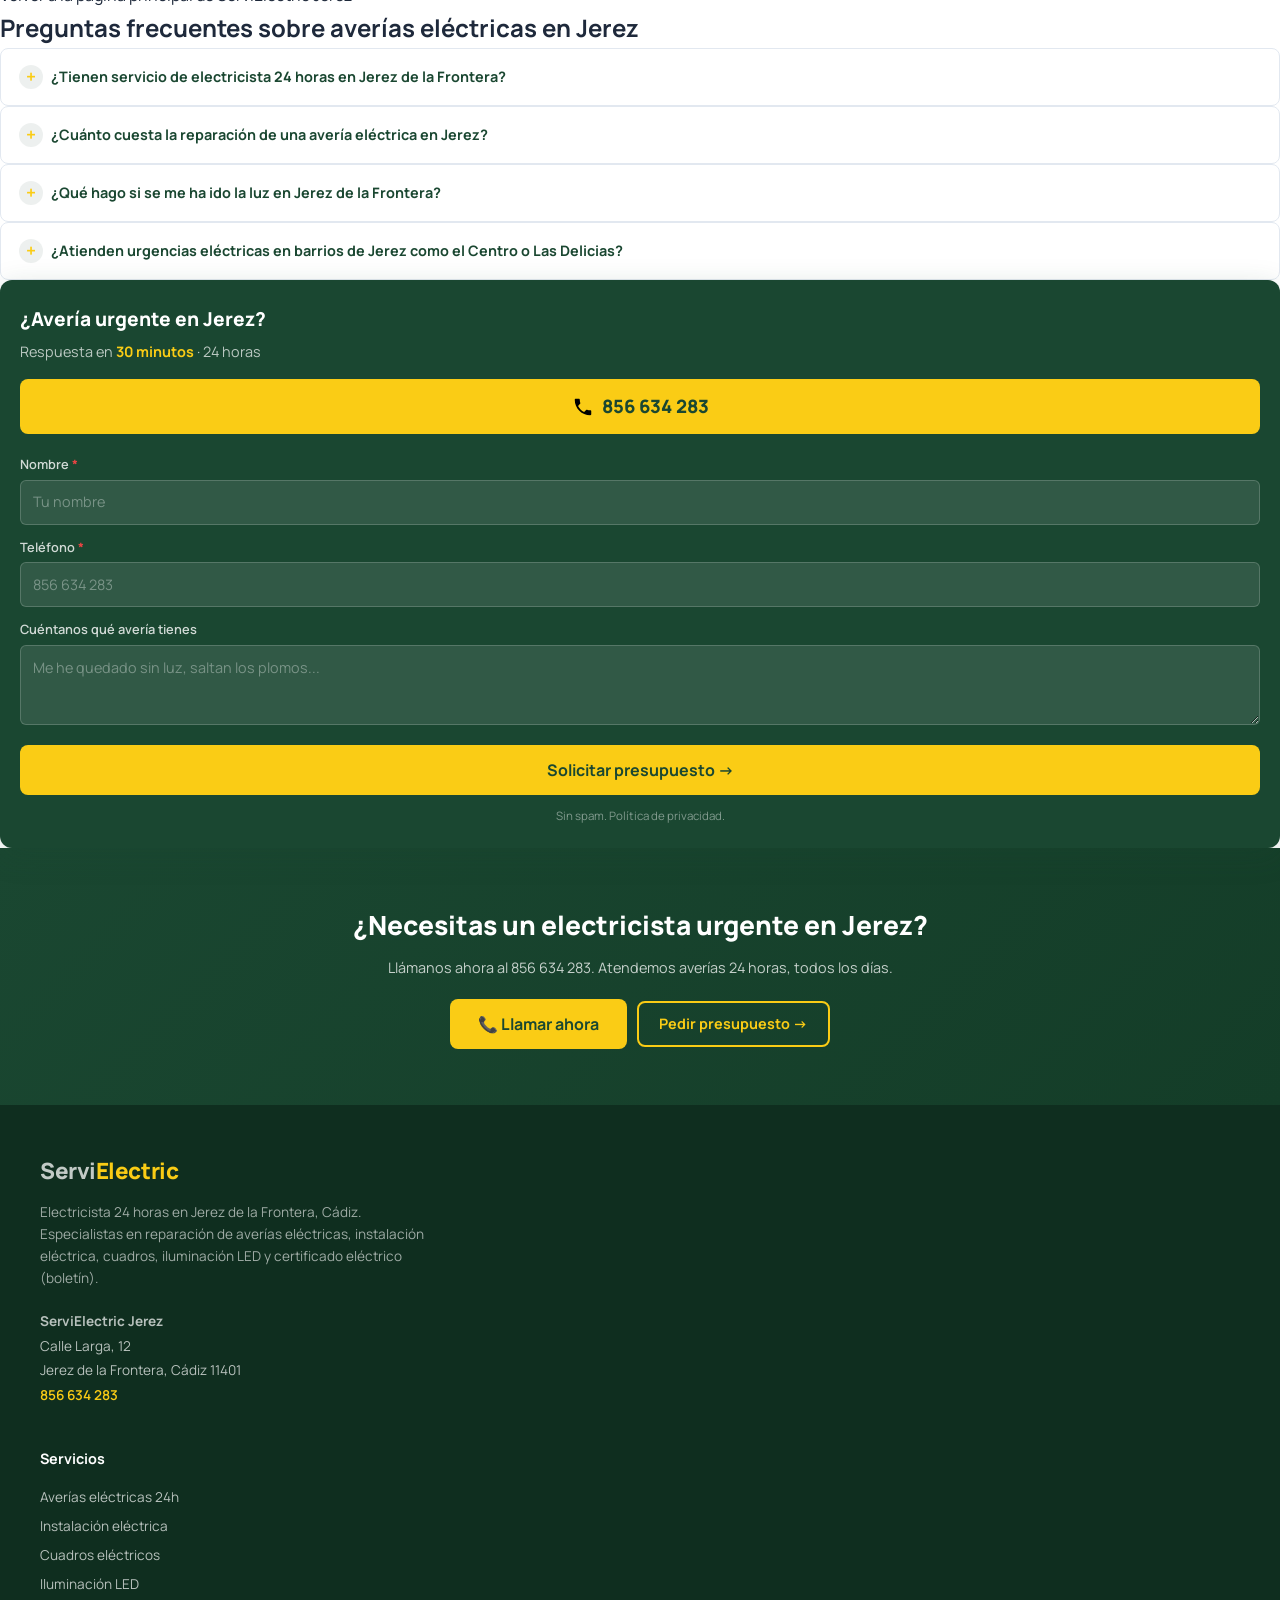
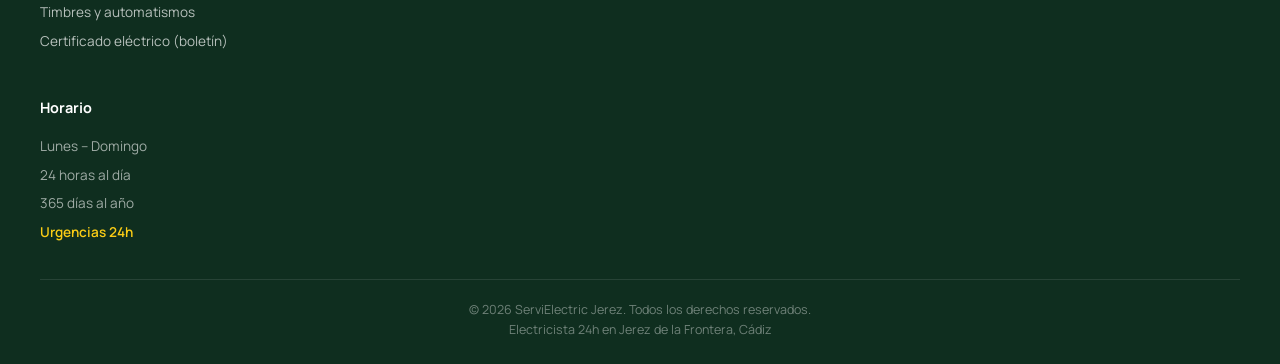
<file: averias-electricas-jerez.html>
<!DOCTYPE html>
<html lang="es">
<head>
  <meta charset="UTF-8">
  <link rel="icon" type="image/png" href="favicon.png">
  <link rel="icon" type="image/svg+xml" href="favicon.svg">
  <meta name="viewport" content="width=device-width, initial-scale=1.0">
  <meta name="google-site-verification" content="XlmnJ-dOGHKvyTDcQHxzOyaK5FZ9nItcyWvER4oKPNM" />
  <title>Averías Eléctricas Jerez 24h | Electricista Urgente | ServiElectric Jerez</title>
  <meta name="description" content="Reparación de averías eléctricas en Jerez de la Frontera 24 horas. ¿Te has quedado sin luz? ¿Saltan los plomos? Electricista urgente en 30 minutos. Presupuesto gratis.">
  <meta name="keywords" content="averías eléctricas Jerez, electricista urgente Jerez, electricista 24h Jerez, reparación averías eléctricas Jerez de la Frontera, sin luz Jerez">
  <link rel="canonical" href="https://servielectricjerez.es/averias-electricas-jerez.html">
  <meta property="og:title" content="Averías Eléctricas Jerez 24h | Electricista Urgente | ServiElectric Jerez">
  <meta property="og:description" content="Reparación de averías eléctricas en Jerez de la Frontera 24 horas. Electricista urgente en 30 minutos.">
  <meta property="og:type" content="article">
  <meta property="og:url" content="https://servielectricjerez.es/averias-electricas-jerez.html">
  <meta property="og:locale" content="es_ES">
  <link rel="preconnect" href="https://fonts.googleapis.com">
  <link rel="preconnect" href="https://fonts.gstatic.com" crossorigin>
  <link href="https://fonts.googleapis.com/css2?family=Manrope:wght@400;500;600;700;800;900&display=swap" rel="stylesheet">
  <link rel="stylesheet" href="css/style.css?v=3">

  <!-- Schema Service -->
  <script type="application/ld+json">
  {
    "@context": "https://schema.org",
    "@type": "Service",
    "name": "Reparación de averías eléctricas en Jerez de la Frontera 24h",
    "provider": {
      "@type": "Electrician",
      "name": "ServiElectric Jerez",
      "address": {
        "@type": "PostalAddress",
        "streetAddress": "Calle Larga, 12",
        "addressLocality": "Jerez de la Frontera",
        "addressRegion": "Cádiz",
        "postalCode": "11401",
        "addressCountry": "ES"
      },
      "telephone": "+34-856-634-283",
      "url": "https://servielectricjerez.es",
      "geo": {
        "@type": "GeoCoordinates",
        "latitude": 36.6850,
        "longitude": -6.1261
      }
    },
    "areaServed": {"@type": "City", "name": "Jerez de la Frontera"},
    "description": "Reparación de averías eléctricas urgentes en Jerez de la Frontera, disponibles 24 horas, todos los días del año. Respuesta en 30 minutos.",
    "aggregateRating": {
      "@type": "AggregateRating",
      "ratingValue": "4.9",
      "reviewCount": "98"
    }
  }
  </script>

  <!-- Schema FAQPage -->
  <script type="application/ld+json">
  {
    "@context": "https://schema.org",
    "@type": "FAQPage",
    "mainEntity": [
      {
        "@type": "Question",
        "name": "¿Tienen servicio de electricista 24 horas en Jerez de la Frontera?",
        "acceptedAnswer": {
          "@type": "Answer",
          "text": "Sí, en ServiElectric Jerez disponemos de servicio de electricista 24 horas en Jerez de la Frontera, todos los días del año, incluidos fines de semana y festivos. Nuestro tiempo medio de respuesta para urgencias es de 30 minutos en la ciudad."
        }
      },
      {
        "@type": "Question",
        "name": "¿Cuánto cuesta la reparación de una avería eléctrica en Jerez?",
        "acceptedAnswer": {
          "@type": "Answer",
          "text": "La reparación de una avería eléctrica en Jerez tiene un precio orientativo desde 50€ a 120€ para reparaciones sencillas como sustitución de mecanismos o localización de un cortocircuito. Las intervenciones urgentes fuera de horario laboral tienen un suplemento. Siempre damos presupuesto antes de empezar."
        }
      },
      {
        "@type": "Question",
        "name": "¿Qué hago si se me ha ido la luz en Jerez de la Frontera?",
        "acceptedAnswer": {
          "@type": "Answer",
          "text": "Si se te ha ido la luz, primero comprueba el cuadro eléctrico: si ha saltado el diferencial o un magnetotérmico, vuelve a subirlo. Si salta de nuevo o no es tu cuadro, llama a un electricista de Jerez al 856 634 283 para que localice el problema y lo solucione."
        }
      },
      {
        "@type": "Question",
        "name": "¿Atienden urgencias eléctricas en barrios de Jerez como el Centro o Las Delicias?",
        "acceptedAnswer": {
          "@type": "Answer",
          "text": "Sí, nuestros electricistas atienden urgencias eléctricas en todos los barrios de Jerez de la Frontera, incluyendo el Centro, Las Delicias, La Granja, San Benito, San Telmo y zonas periféricas como Guadalcacín o el polígono industrial."
        }
      }
    ]
  }
  </script>
</head>
<body>

<header class="top-bar" role="banner">
  <div class="top-bar-inner">
    <a href="/" class="biz-name">Servi<em>Electric</em></a>
    <nav class="main-menu" id="main-nav" role="navigation">
      <a href="/">Inicio</a>
      <a href="averias-electricas-jerez.html" class="on">Averías</a>
      <a href="instalacion-electrica-jerez.html">Instalación</a>
      <a href="certificado-electrico-jerez.html">Certificado</a>
      <a href="index.html#servicios">Servicios</a>
    </nav>
    <div class="bar-right">
      <a href="tel:+34856634283" class="phone-link">
        <svg viewBox="0 0 24 24"><path d="M6.62 10.79c1.44 2.83 3.76 5.14 6.59 6.59l2.2-2.2c.27-.27.67-.36 1.02-.24 1.12.37 2.33.57 3.57.57.55 0 1 .45 1 1V20c0 .55-.45 1-1 1-9.39 0-17-7.61-17-17 0-.55.45-1 1-1h3.5c.55 0 1 .45 1 1 0 1.25.2 2.45.57 3.57.11.35.03.74-.25 1.02l-2.2 2.2z"/></svg>
        856 634 283
      </a>
      <a href="#presupuesto" class="btn-primary">Presupuesto gratis</a>
      <button class="nav-burger" id="hamburger" aria-label="Abrir menú" aria-expanded="false"><span></span><span></span><span></span></button>
    </div>
  </div>
</header>

<main>
<section class="inner-hero">
  <div class="inner-hero-inner">
    <nav class="crumbs"><a href="/">Inicio</a><span>›</span><span>Averías eléctricas en Jerez 24h</span></nav>
    <h1>Reparación de Averías Eléctricas en Jerez de la Frontera 24h</h1>
    <p>¿Te has quedado sin luz? ¿Saltan los plomos? Electricistas urgentes en Jerez de la Frontera disponibles 24 horas, todos los días. Respuesta en 30 minutos.</p>
  </div>
</section>

<section class="article-section">
  <div class="article-grid">
    <article class="article-body">

      <h2>Averías eléctricas en Jerez de la Frontera — Atención 24 horas</h2>
      <p>En ServiElectric Jerez somos electricistas especializados en la <strong>reparación de averías eléctricas urgentes</strong> en Jerez de la Frontera y toda la provincia de Cádiz. Sabemos que una avería eléctrica no puede esperar, por eso ofrecemos un <strong>servicio 24 horas, 365 días al año</strong>. Llámanos a cualquier hora y un electricista certificado se desplazará a tu domicilio en Jerez en menos de 30 minutos.</p>
      <p>Atendemos averías en viviendas, locales comerciales y comunidades de propietarios de todos los barrios de Jerez: <strong>Centro</strong>, <strong>Las Delicias</strong>, <strong>La Granja</strong>, <strong>San Benito</strong>, <strong>San Telmo</strong>, <strong>Guadalcacín</strong> y zonas industriales como el polígono de El Portal.</p>

      <h2>Precios de reparación de averías eléctricas en Jerez — Tarifas 2026</h2>
      <div style="overflow-x:auto;margin:24px 0;">
        <table style="width:100%;border-collapse:collapse;font-size:0.95rem;">
          <thead>
            <tr style="background:var(--clr-green);color:#fff;">
              <th style="padding:12px 16px;text-align:left;">Reparación</th>
              <th style="padding:12px 16px;text-align:center;">Precio orientativo</th>
              <th style="padding:12px 16px;text-align:center;">Tiempo</th>
            </tr>
          </thead>
          <tbody>
            <tr style="background:#f0fdf4;">
              <td style="padding:11px 16px;border-bottom:1px solid var(--clr-line);">Visita y diagnóstico de avería</td>
              <td style="padding:11px 16px;border-bottom:1px solid var(--clr-line);text-align:center;font-weight:700;">desde 40€</td>
              <td style="padding:11px 16px;border-bottom:1px solid var(--clr-line);text-align:center;">30 min</td>
            </tr>
            <tr>
              <td style="padding:11px 16px;border-bottom:1px solid var(--clr-line);">Localización de cortocircuito</td>
              <td style="padding:11px 16px;border-bottom:1px solid var(--clr-line);text-align:center;font-weight:700;">desde 60€</td>
              <td style="padding:11px 16px;border-bottom:1px solid var(--clr-line);text-align:center;">1-2 horas</td>
            </tr>
            <tr style="background:#f0fdf4;">
              <td style="padding:11px 16px;border-bottom:1px solid var(--clr-line);">Cambio de mecanismos (enchufe, interruptor)</td>
              <td style="padding:11px 16px;border-bottom:1px solid var(--clr-line);text-align:center;font-weight:700;">desde 50€</td>
              <td style="padding:11px 16px;border-bottom:1px solid var(--clr-line);text-align:center;">30 min</td>
            </tr>
            <tr>
              <td style="padding:11px 16px;border-bottom:1px solid var(--clr-line);">Reparación de cuadro eléctrico (cambio diferencial)</td>
              <td style="padding:11px 16px;border-bottom:1px solid var(--clr-line);text-align:center;font-weight:700;">desde 80€</td>
              <td style="padding:11px 16px;border-bottom:1px solid var(--clr-line);text-align:center;">1 hora</td>
            </tr>
            <tr style="background:#f0fdf4;">
              <td style="padding:11px 16px;border-bottom:1px solid var(--clr-line);">Urgencia nocturna / festivo (desplazamiento)</td>
              <td style="padding:11px 16px;border-bottom:1px solid var(--clr-line);text-align:center;font-weight:700;">desde 100€</td>
              <td style="padding:11px 16px;border-bottom:1px solid var(--clr-line);text-align:center;">30 min</td>
            </tr>
            <tr>
              <td style="padding:11px 16px;">Reparación de timbre / videoportero</td>
              <td style="padding:11px 16px;text-align:center;font-weight:700;">desde 70€</td>
              <td style="padding:11px 16px;text-align:center;">1 hora</td>
            </tr>
          </tbody>
        </table>
      </div>
      <p style="font-size:0.88rem;color:var(--clr-muted);">* Precios orientativos sin IVA. El presupuesto final se confirma tras el diagnóstico. Sin coste oculto: siempre sabes el precio antes de empezar.</p>

      <h2>Tipos de averías eléctricas que reparamos en Jerez</h2>
      <ul>
        <li><strong>Cortes de luz y saltos del diferencial:</strong> localizamos y reparamos la fuga eléctrica que provoca el disparo constante del diferencial.</li>
        <li><strong>Cortocircuitos:</strong> detectamos el origen del cortocircuito y reparamos o sustituimos el cableado dañado.</li>
        <li><strong>Enchufes y mecanismos estropeados:</strong> cambio de enchufes quemados, interruptores que no funcionan o con pérdidas de tensión.</li>
        <li><strong>Sobrecargas eléctricas:</strong> circuitos que saltan al conectar varios electrodomésticos. Solucionamos con reparto de cargas o ampliación de circuitos.</li>
        <li><strong>Cuadros eléctricos defectuosos:</strong> reparación de diferenciales y magnetotérmicos dañados, instalación de ICP.</li>
        <li><strong>Timbres, porteros y videoporteros:</strong> reparación y sustitución de timbres analógicos, porteros automáticos y videoporteros en comunidades.</li>
        <li><strong>Automatismos de garaje:</strong> reparación de motores de puertas y barreras en garajes comunitarios de Jerez.</li>
      </ul>

      <h2>¿Qué hacer en caso de avería eléctrica urgente?</h2>
      <ol class="workflow-steps">
        <li>
          <div>
            <h4>No toques cables ni empalmes expuestos</h4>
            <p>La electricidad puede ser mortal. Si hay olor a quemado o humo, corta la luz desde el cuadro principal.</p>
          </div>
        </li>
        <li>
          <div>
            <h4>Comprueba el cuadro eléctrico</h4>
            <p>Si un magnetotérmico ha saltado, bájalo del todo y vuelve a subirlo. Si el diferencial salta de nuevo, no insistas.</p>
          </div>
        </li>
        <li>
          <div>
            <h4>Llama a un electricista de Jerez</h4>
            <p>En ServiElectric Jerez te atendemos 24 horas al 856 634 283. Vamos con todo el material para resolver en la primera visita.</p>
          </div>
        </li>
        <li>
          <div>
            <h4>Si el corte afecta a toda la calle</h4>
            <p>Puede ser un fallo de la distribuidora (e-distribución). Consulta la app de tu comercializadora o llama al teléfono de cortes de suministro.</p>
          </div>
        </li>
      </ol>

      <h2>Proceso de trabajo para averías eléctricas</h2>
      <ol class="workflow-steps">
        <li>
          <div>
            <h4>Llámanos o rellena el formulario</h4>
            <p>Cuéntanos qué te pasa y te damos un primer presupuesto orientativo por teléfono en 2 minutos.</p>
          </div>
        </li>
        <li>
          <div>
            <h4>Electricista en camino en 30 minutos</h4>
            <p>Te confirmamos por SMS el tiempo de llegada. Nuestro electricista de Jerez acude con todo el material.</p>
          </div>
        </li>
        <li>
          <div>
            <h4>Diagnóstico y presupuesto cerrado</h4>
            <p>Tras revisar la avería, te entregamos un presupuesto cerrado sin compromiso. Nada de sorpresas.</p>
          </div>
        </li>
        <li>
          <div>
            <h4>Reparación garantizada</h4>
            <p>Reparamos la avería y todos nuestros trabajos tienen garantía por escrito de 1 año.</p>
          </div>
        </li>
      </ol>

      <div class="callout-box">
        <p>Otros servicios relacionados</p>
        <ul>
          <li><a href="instalacion-electrica-jerez.html">Instalación eléctrica</a> — si tu instalación necesita renovación completa</li>
          <li><a href="certificado-electrico-jerez.html">Certificado eléctrico (boletín)</a> — para dar de alta la luz o cambiar potencia</li>
          <li><a href="/">Volver a la página principal de ServiElectric Jerez</a></li>
        </ul>
      </div>

      <h2>Preguntas frecuentes sobre averías eléctricas en Jerez</h2>
      <div class="qa-interior">
        <div class="qa-entry">
          <div class="qa-q">¿Tienen servicio de electricista 24 horas en Jerez de la Frontera?</div>
          <div class="qa-a">Sí, en ServiElectric Jerez disponemos de servicio de electricista 24 horas en Jerez de la Frontera, todos los días del año, incluidos fines de semana y festivos. Nuestro tiempo medio de respuesta para urgencias es de 30 minutos en la ciudad.</div>
        </div>
        <div class="qa-entry">
          <div class="qa-q">¿Cuánto cuesta la reparación de una avería eléctrica en Jerez?</div>
          <div class="qa-a">La reparación de una avería eléctrica en Jerez tiene un precio orientativo desde 50€ a 120€ para reparaciones sencillas como sustitución de mecanismos o localización de un cortocircuito. Las intervenciones urgentes fuera de horario laboral tienen un suplemento. Siempre damos presupuesto antes de empezar.</div>
        </div>
        <div class="qa-entry">
          <div class="qa-q">¿Qué hago si se me ha ido la luz en Jerez de la Frontera?</div>
          <div class="qa-a">Si se te ha ido la luz, primero comprueba el cuadro eléctrico: si ha saltado el diferencial o un magnetotérmico, vuelve a subirlo. Si salta de nuevo o no es tu cuadro, llama a un electricista de Jerez al 856 634 283 para que localice el problema y lo solucione.</div>
        </div>
        <div class="qa-entry">
          <div class="qa-q">¿Atienden urgencias eléctricas en barrios de Jerez como el Centro o Las Delicias?</div>
          <div class="qa-a">Sí, nuestros electricistas atienden urgencias eléctricas en todos los barrios de Jerez de la Frontera, incluyendo el Centro, Las Delicias, La Granja, San Benito, San Telmo y zonas periféricas como Guadalcacín o el polígono industrial.</div>
        </div>
      </div>
    </article>

    <aside class="sticky-panel" id="presupuesto">
      <div class="panel-box">
        <p class="panel-heading">¿Avería urgente en Jerez?</p>
        <p class="panel-subtext">Respuesta en <strong>30 minutos</strong> · 24 horas</p>

        <a href="tel:+34856634283" class="panel-phone">
          <svg viewBox="0 0 24 24"><path d="M6.62 10.79c1.44 2.83 3.76 5.14 6.59 6.59l2.2-2.2c.27-.27.67-.36 1.02-.24 1.12.37 2.33.57 3.57.57.55 0 1 .45 1 1V20c0 .55-.45 1-1 1-9.39 0-17-7.61-17-17 0-.55.45-1 1-1h3.5c.55 0 1 .45 1 1 0 1.25.2 2.45.57 3.57.11.35.03.74-.25 1.02l-2.2 2.2z"/></svg>
          856 634 283
        </a>

        <form action="https://forms.reformaschiclana.es/webform" method="POST" id="page-form">
          
          <input type="hidden" name="_captcha" value="false">
          <input type="hidden" name="_template" value="table">
          <input type="hidden" name="servicio" value="Avería eléctrica 24h - Jerez">
          <div class="field">
            <label for="nombre">Nombre <span class="asterisk">*</span></label>
            <input type="text" id="nombre" name="nombre" class="field-input" placeholder="Tu nombre" required>
          </div>
          <div class="field">
            <label for="telefono">Teléfono <span class="asterisk">*</span></label>
            <input type="tel" id="telefono" name="telefono" class="field-input" placeholder="856 634 283" required>
          </div>
          <div class="field">
            <label for="mensaje">Cuéntanos qué avería tienes</label>
            <textarea id="mensaje" name="mensaje" class="field-input" placeholder="Me he quedado sin luz, saltan los plomos..."></textarea>
          </div>
          <div class="field-action">
            <button type="submit" class="btn-primary btn-big">Solicitar presupuesto →</button>
          </div>
          <p class="field-note">Sin spam. Política de privacidad.</p>
        </form>
      </div>
    </aside>
  </div>
</section>

<section class="action-banner">
  <div class="action-banner-inner">
    <h2>¿Necesitas un electricista urgente en Jerez?</h2>
    <p>Llámanos ahora al 856 634 283. Atendemos averías 24 horas, todos los días.</p>
    <div class="action-btns">
      <a href="tel:+34856634283" class="btn-primary btn-big">📞 Llamar ahora</a>
      <a href="#presupuesto" class="btn-ghost btn-big">Pedir presupuesto →</a>
    </div>
  </div>
</section>
</main>

<footer class="page-footer" role="contentinfo">
  <div class="site-footer-inner">
    <div class="site-footer-grid">
      <div class="col-info">
        <div class="biz-name">Servi<em>Electric</em></div>
        <p>Electricista 24 horas en Jerez de la Frontera, Cádiz. Especialistas en reparación de averías eléctricas, instalación eléctrica, cuadros, iluminación LED y certificado eléctrico (boletín).</p>
        <div class="footer-contact"><strong>ServiElectric Jerez</strong><br>Calle Larga, 12<br>Jerez de la Frontera, Cádiz 11401<br><a href="tel:+34856634283">856 634 283</a></div>
      </div>
      <div class="footer-links">
        <h4>Servicios</h4>
        <ul>
          <li><a href="averias-electricas-jerez.html">Averías eléctricas 24h</a></li>
          <li><a href="instalacion-electrica-jerez.html">Instalación eléctrica</a></li>
          <li><a href="instalacion-electrica-jerez.html">Cuadros eléctricos</a></li>
          <li><a href="instalacion-electrica-jerez.html">Iluminación LED</a></li>
          <li><a href="averias-electricas-jerez.html">Timbres y automatismos</a></li>
          <li><a href="certificado-electrico-jerez.html">Certificado eléctrico (boletín)</a></li>
        </ul>
      </div>
      <div class="footer-hours">
        <h4>Horario</h4>
        <ul>
          <li>Lunes – Domingo</li>
          <li>24 horas al día</li>
          <li>365 días al año</li>
          <li><span class="highlight">Urgencias 24h</span></li>
        </ul>
      </div>
    </div>
    <div class="page-footer-legal"><p>© 2026 ServiElectric Jerez. Todos los derechos reservados.</p><p>Electricista 24h en Jerez de la Frontera, Cádiz</p></div>
  </div>
</footer>
<script>
  const hamburger = document.getElementById('hamburger');
  const nav = document.getElementById('main-nav');
  hamburger.addEventListener('click', () => { const open = nav.classList.toggle('open'); hamburger.setAttribute('aria-expanded', open); });
  document.getElementById('page-form').addEventListener('submit', function(e) { if (!document.getElementById('telefono').value.trim()) { e.preventDefault(); document.getElementById('telefono').focus(); alert('El teléfono es obligatorio.'); } });
</script>
</body>
</html>
</file>
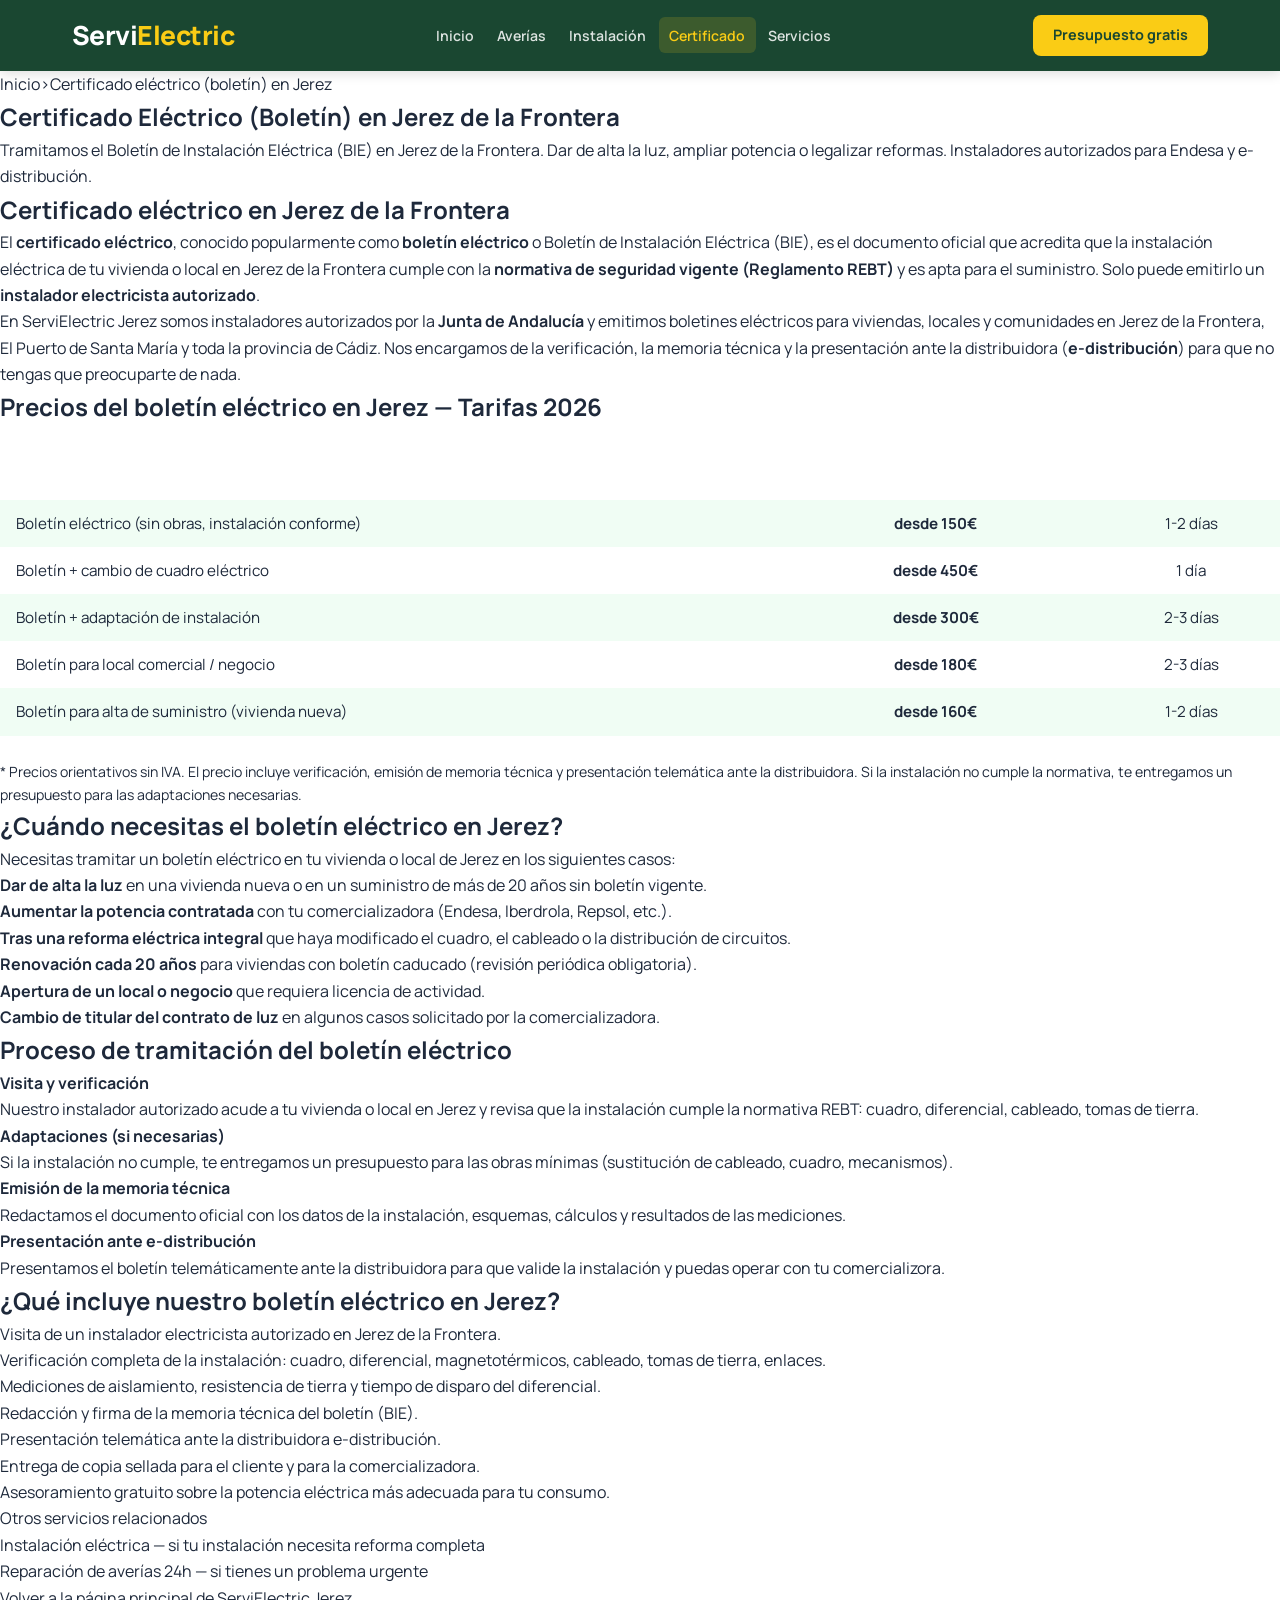
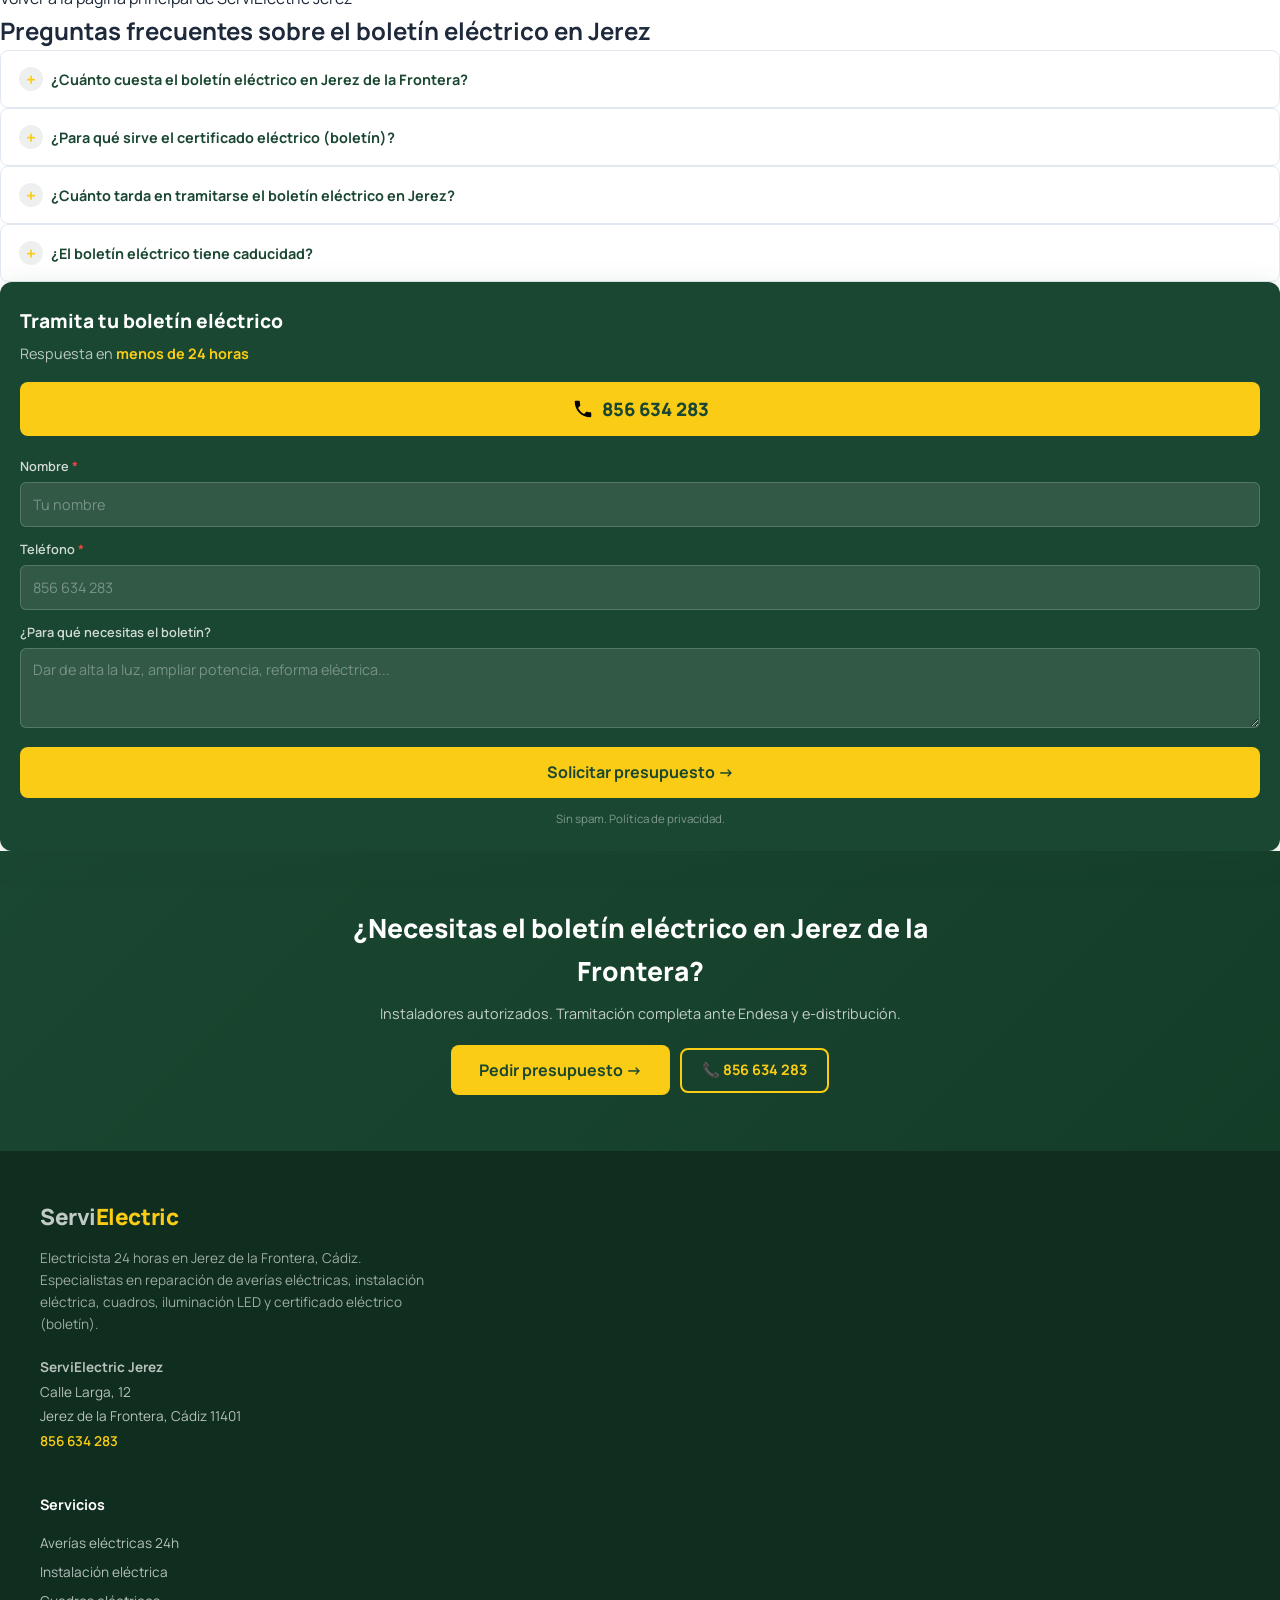
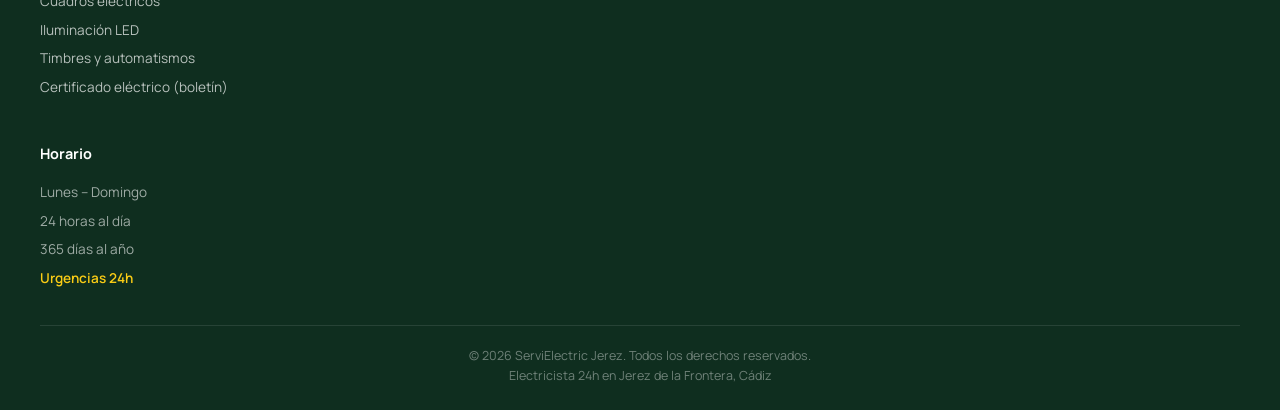
<file: certificado-electrico-jerez.html>
<!DOCTYPE html>
<html lang="es">
<head>
  <meta charset="UTF-8">
  <link rel="icon" type="image/png" href="favicon.png">
  <link rel="icon" type="image/svg+xml" href="favicon.svg">
  <meta name="viewport" content="width=device-width, initial-scale=1.0">
  <meta name="google-site-verification" content="XlmnJ-dOGHKvyTDcQHxzOyaK5FZ9nItcyWvER4oKPNM" />
  <title>Certificado Eléctrico (Boletín) Jerez | Tramita con Endesa | ServiElectric Jerez</title>
  <meta name="description" content="Certificado eléctrico (boletín) en Jerez de la Frontera. Tramitamos el Boletín de Instalación Eléctrica (BIE) para Endesa. Dar de alta la luz, cambiar potencia o reformas. Instaladores autorizados.">
  <meta name="keywords" content="certificado eléctrico Jerez, boletín eléctrico Jerez, boletín luz Jerez, BIE Jerez de la Frontera, dar de alta la luz Jerez, instalador autorizado Jerez">
  <link rel="canonical" href="https://servielectricjerez.es/certificado-electrico-jerez.html">
  <meta property="og:title" content="Certificado Eléctrico (Boletín) Jerez | ServiElectric Jerez">
  <meta property="og:description" content="Tramitamos el boletín eléctrico (BIE) en Jerez de la Frontera. Dar de alta la luz, cambiar potencia o legalizar reformas. Instaladores autorizados.">
  <meta property="og:type" content="article">
  <meta property="og:url" content="https://servielectricjerez.es/certificado-electrico-jerez.html">
  <meta property="og:locale" content="es_ES">
  <link rel="preconnect" href="https://fonts.googleapis.com">
  <link rel="preconnect" href="https://fonts.gstatic.com" crossorigin>
  <link href="https://fonts.googleapis.com/css2?family=Manrope:wght@400;500;600;700;800;900&display=swap" rel="stylesheet">
  <link rel="stylesheet" href="css/style.css?v=3">

  <!-- Schema Service -->
  <script type="application/ld+json">
  {
    "@context": "https://schema.org",
    "@type": "Service",
    "name": "Certificado eléctrico (boletín) en Jerez de la Frontera",
    "provider": {
      "@type": "Electrician",
      "name": "ServiElectric Jerez",
      "address": {
        "@type": "PostalAddress",
        "streetAddress": "Calle Larga, 12",
        "addressLocality": "Jerez de la Frontera",
        "addressRegion": "Cádiz",
        "postalCode": "11401",
        "addressCountry": "ES"
      },
      "telephone": "+34-856-634-283",
      "url": "https://servielectricjerez.es",
      "geo": {
        "@type": "GeoCoordinates",
        "latitude": 36.6850,
        "longitude": -6.1261
      }
    },
    "areaServed": {"@type": "City", "name": "Jerez de la Frontera"},
    "description": "Tramitación del certificado eléctrico (Boletín de Instalación Eléctrica - BIE) en Jerez de la Frontera. Instaladores autorizados para Endesa y e-distribución.",
    "aggregateRating": {
      "@type": "AggregateRating",
      "ratingValue": "4.9",
      "reviewCount": "64"
    }
  }
  </script>

  <!-- Schema FAQPage -->
  <script type="application/ld+json">
  {
    "@context": "https://schema.org",
    "@type": "FAQPage",
    "mainEntity": [
      {
        "@type": "Question",
        "name": "¿Cuánto cuesta el boletín eléctrico en Jerez de la Frontera?",
        "acceptedAnswer": {
          "@type": "Answer",
          "text": "El boletín eléctrico en Jerez de la Frontera tiene un precio orientativo desde 150€ a 200€ si la instalación ya cumple la normativa y no necesita obras. Si hay que adaptar la instalación (cambiar el cuadro, cableado o mecanismos), el precio se incrementa según los trabajos necesarios. El precio siempre incluye la verificación, memoria técnica y presentación ante la distribuidora."
        }
      },
      {
        "@type": "Question",
        "name": "¿Para qué sirve el certificado eléctrico (boletín)?",
        "acceptedAnswer": {
          "@type": "Answer",
          "text": "El certificado eléctrico o Boletín de Instalación Eléctrica (BIE) es un documento oficial emitido por un instalador autorizado que acredita que la instalación es segura y cumple la normativa. Lo necesitas para: dar de alta un nuevo suministro eléctrico, aumentar la potencia contratada, cada 20 años tras la revisión periódica y tras realizar una reforma eléctrica integral."
        }
      },
      {
        "@type": "Question",
        "name": "¿Cuánto tarda en tramitarse el boletín eléctrico en Jerez?",
        "acceptedAnswer": {
          "@type": "Answer",
          "text": "El trámite del boletín eléctrico en Jerez se completa en 24-48 horas si la instalación cumple la normativa. Nuestro instalador autorizado realiza la verificación el mismo día, emite la memoria técnica y la presentamos electrónicamente ante la distribuidora (e-distribución) en un plazo de 1 día laboral."
        }
      },
      {
        "@type": "Question",
        "name": "¿El boletín eléctrico tiene caducidad?",
        "acceptedAnswer": {
          "@type": "Answer",
          "text": "Sí, el boletín eléctrico tiene una validez de 20 años para viviendas de uso doméstico normal. Después de ese periodo, la distribuidora puede solicitar su renovación. También es obligatorio emitir uno nuevo tras una reforma eléctrica completa o ampliación de potencia."
        }
      }
    ]
  }
  </script>
</head>
<body>

<header class="top-bar" role="banner">
  <div class="top-bar-inner">
    <a href="/" class="biz-name">Servi<em>Electric</em></a>
    <nav class="main-menu" id="main-nav" role="navigation">
      <a href="/">Inicio</a>
      <a href="averias-electricas-jerez.html">Averías</a>
      <a href="instalacion-electrica-jerez.html">Instalación</a>
      <a href="certificado-electrico-jerez.html" class="on">Certificado</a>
      <a href="index.html#servicios">Servicios</a>
    </nav>
    <div class="bar-right">
      <a href="tel:+34856634283" class="phone-link">
        <svg viewBox="0 0 24 24"><path d="M6.62 10.79c1.44 2.83 3.76 5.14 6.59 6.59l2.2-2.2c.27-.27.67-.36 1.02-.24 1.12.37 2.33.57 3.57.57.55 0 1 .45 1 1V20c0 .55-.45 1-1 1-9.39 0-17-7.61-17-17 0-.55.45-1 1-1h3.5c.55 0 1 .45 1 1 0 1.25.2 2.45.57 3.57.11.35.03.74-.25 1.02l-2.2 2.2z"/></svg>
        856 634 283
      </a>
      <a href="#presupuesto" class="btn-primary">Presupuesto gratis</a>
      <button class="nav-burger" id="hamburger" aria-label="Abrir menú" aria-expanded="false"><span></span><span></span><span></span></button>
    </div>
  </div>
</header>

<main>
<section class="inner-hero">
  <div class="inner-hero-inner">
    <nav class="crumbs"><a href="/">Inicio</a><span>›</span><span>Certificado eléctrico (boletín) en Jerez</span></nav>
    <h1>Certificado Eléctrico (Boletín) en Jerez de la Frontera</h1>
    <p>Tramitamos el Boletín de Instalación Eléctrica (BIE) en Jerez de la Frontera. Dar de alta la luz, ampliar potencia o legalizar reformas. Instaladores autorizados para Endesa y e-distribución.</p>
  </div>
</section>

<section class="article-section">
  <div class="article-grid">
    <article class="article-body">

      <h2>Certificado eléctrico en Jerez de la Frontera</h2>
      <p>El <strong>certificado eléctrico</strong>, conocido popularmente como <strong>boletín eléctrico</strong> o Boletín de Instalación Eléctrica (BIE), es el documento oficial que acredita que la instalación eléctrica de tu vivienda o local en Jerez de la Frontera cumple con la <strong>normativa de seguridad vigente (Reglamento REBT)</strong> y es apta para el suministro. Solo puede emitirlo un <strong>instalador electricista autorizado</strong>.</p>
      <p>En ServiElectric Jerez somos instaladores autorizados por la <strong>Junta de Andalucía</strong> y emitimos boletines eléctricos para viviendas, locales y comunidades en Jerez de la Frontera, El Puerto de Santa María y toda la provincia de Cádiz. Nos encargamos de la verificación, la memoria técnica y la presentación ante la distribuidora (<strong>e-distribución</strong>) para que no tengas que preocuparte de nada.</p>

      <h2>Precios del boletín eléctrico en Jerez — Tarifas 2026</h2>
      <div style="overflow-x:auto;margin:24px 0;">
        <table style="width:100%;border-collapse:collapse;font-size:0.95rem;">
          <thead>
            <tr style="background:var(--clr-green);color:#fff;">
              <th style="padding:12px 16px;text-align:left;">Servicio</th>
              <th style="padding:12px 16px;text-align:center;">Precio orientativo</th>
              <th style="padding:12px 16px;text-align:center;">Plazo</th>
            </tr>
          </thead>
          <tbody>
            <tr style="background:#f0fdf4;">
              <td style="padding:11px 16px;border-bottom:1px solid var(--clr-line);">Boletín eléctrico (sin obras, instalación conforme)</td>
              <td style="padding:11px 16px;border-bottom:1px solid var(--clr-line);text-align:center;font-weight:700;">desde 150€</td>
              <td style="padding:11px 16px;border-bottom:1px solid var(--clr-line);text-align:center;">1-2 días</td>
            </tr>
            <tr>
              <td style="padding:11px 16px;border-bottom:1px solid var(--clr-line);">Boletín + cambio de cuadro eléctrico</td>
              <td style="padding:11px 16px;border-bottom:1px solid var(--clr-line);text-align:center;font-weight:700;">desde 450€</td>
              <td style="padding:11px 16px;border-bottom:1px solid var(--clr-line);text-align:center;">1 día</td>
            </tr>
            <tr style="background:#f0fdf4;">
              <td style="padding:11px 16px;border-bottom:1px solid var(--clr-line);">Boletín + adaptación de instalación</td>
              <td style="padding:11px 16px;border-bottom:1px solid var(--clr-line);text-align:center;font-weight:700;">desde 300€</td>
              <td style="padding:11px 16px;border-bottom:1px solid var(--clr-line);text-align:center;">2-3 días</td>
            </tr>
            <tr>
              <td style="padding:11px 16px;border-bottom:1px solid var(--clr-line);">Boletín para local comercial / negocio</td>
              <td style="padding:11px 16px;border-bottom:1px solid var(--clr-line);text-align:center;font-weight:700;">desde 180€</td>
              <td style="padding:11px 16px;border-bottom:1px solid var(--clr-line);text-align:center;">2-3 días</td>
            </tr>
            <tr style="background:#f0fdf4;">
              <td style="padding:11px 16px;">Boletín para alta de suministro (vivienda nueva)</td>
              <td style="padding:11px 16px;text-align:center;font-weight:700;">desde 160€</td>
              <td style="padding:11px 16px;text-align:center;">1-2 días</td>
            </tr>
          </tbody>
        </table>
      </div>
      <p style="font-size:0.88rem;color:var(--clr-muted);">* Precios orientativos sin IVA. El precio incluye verificación, emisión de memoria técnica y presentación telemática ante la distribuidora. Si la instalación no cumple la normativa, te entregamos un presupuesto para las adaptaciones necesarias.</p>

      <h2>¿Cuándo necesitas el boletín eléctrico en Jerez?</h2>
      <p>Necesitas tramitar un boletín eléctrico en tu vivienda o local de Jerez en los siguientes casos:</p>
      <ul>
        <li><strong>Dar de alta la luz</strong> en una vivienda nueva o en un suministro de más de 20 años sin boletín vigente.</li>
        <li><strong>Aumentar la potencia contratada</strong> con tu comercializadora (Endesa, Iberdrola, Repsol, etc.).</li>
        <li><strong>Tras una reforma eléctrica integral</strong> que haya modificado el cuadro, el cableado o la distribución de circuitos.</li>
        <li><strong>Renovación cada 20 años</strong> para viviendas con boletín caducado (revisión periódica obligatoria).</li>
        <li><strong>Apertura de un local o negocio</strong> que requiera licencia de actividad.</li>
        <li><strong>Cambio de titular del contrato de luz</strong> en algunos casos solicitado por la comercializadora.</li>
      </ul>

      <h2>Proceso de tramitación del boletín eléctrico</h2>
      <ol class="workflow-steps">
        <li>
          <div>
            <h4>Visita y verificación</h4>
            <p>Nuestro instalador autorizado acude a tu vivienda o local en Jerez y revisa que la instalación cumple la normativa REBT: cuadro, diferencial, cableado, tomas de tierra.</p>
          </div>
        </li>
        <li>
          <div>
            <h4>Adaptaciones (si necesarias)</h4>
            <p>Si la instalación no cumple, te entregamos un presupuesto para las obras mínimas (sustitución de cableado, cuadro, mecanismos).</p>
          </div>
        </li>
        <li>
          <div>
            <h4>Emisión de la memoria técnica</h4>
            <p>Redactamos el documento oficial con los datos de la instalación, esquemas, cálculos y resultados de las mediciones.</p>
          </div>
        </li>
        <li>
          <div>
            <h4>Presentación ante e-distribución</h4>
            <p>Presentamos el boletín telemáticamente ante la distribuidora para que valide la instalación y puedas operar con tu comercializora.</p>
          </div>
        </li>
      </ol>

      <h2>¿Qué incluye nuestro boletín eléctrico en Jerez?</h2>
      <ul>
        <li>Visita de un instalador electricista autorizado en Jerez de la Frontera.</li>
        <li>Verificación completa de la instalación: cuadro, diferencial, magnetotérmicos, cableado, tomas de tierra, enlaces.</li>
        <li>Mediciones de aislamiento, resistencia de tierra y tiempo de disparo del diferencial.</li>
        <li>Redacción y firma de la memoria técnica del boletín (BIE).</li>
        <li>Presentación telemática ante la distribuidora e-distribución.</li>
        <li>Entrega de copia sellada para el cliente y para la comercializadora.</li>
        <li>Asesoramiento gratuito sobre la potencia eléctrica más adecuada para tu consumo.</li>
      </ul>

      <div class="callout-box">
        <p>Otros servicios relacionados</p>
        <ul>
          <li><a href="instalacion-electrica-jerez.html">Instalación eléctrica</a> — si tu instalación necesita reforma completa</li>
          <li><a href="averias-electricas-jerez.html">Reparación de averías 24h</a> — si tienes un problema urgente</li>
          <li><a href="/">Volver a la página principal de ServiElectric Jerez</a></li>
        </ul>
      </div>

      <h2>Preguntas frecuentes sobre el boletín eléctrico en Jerez</h2>
      <div class="qa-interior">
        <div class="qa-entry">
          <div class="qa-q">¿Cuánto cuesta el boletín eléctrico en Jerez de la Frontera?</div>
          <div class="qa-a">El boletín eléctrico en Jerez de la Frontera tiene un precio orientativo desde 150€ a 200€ si la instalación ya cumple la normativa y no necesita obras. Si hay que adaptar la instalación (cambiar el cuadro, cableado o mecanismos), el precio se incrementa según los trabajos necesarios. El precio siempre incluye la verificación, memoria técnica y presentación ante la distribuidora.</div>
        </div>
        <div class="qa-entry">
          <div class="qa-q">¿Para qué sirve el certificado eléctrico (boletín)?</div>
          <div class="qa-a">El certificado eléctrico o Boletín de Instalación Eléctrica (BIE) es un documento oficial emitido por un instalador autorizado que acredita que la instalación es segura y cumple la normativa. Lo necesitas para: dar de alta un nuevo suministro eléctrico, aumentar la potencia contratada, cada 20 años tras la revisión periódica y tras realizar una reforma eléctrica integral.</div>
        </div>
        <div class="qa-entry">
          <div class="qa-q">¿Cuánto tarda en tramitarse el boletín eléctrico en Jerez?</div>
          <div class="qa-a">El trámite del boletín eléctrico en Jerez se completa en 24-48 horas si la instalación cumple la normativa. Nuestro instalador autorizado realiza la verificación el mismo día, emite la memoria técnica y la presentamos electrónicamente ante la distribuidora (e-distribución) en un plazo de 1 día laboral.</div>
        </div>
        <div class="qa-entry">
          <div class="qa-q">¿El boletín eléctrico tiene caducidad?</div>
          <div class="qa-a">Sí, el boletín eléctrico tiene una validez de 20 años para viviendas de uso doméstico normal. Después de ese periodo, la distribuidora puede solicitar su renovación. También es obligatorio emitir uno nuevo tras una reforma eléctrica completa o ampliación de potencia.</div>
        </div>
      </div>
    </article>

    <aside class="sticky-panel" id="presupuesto">
      <div class="panel-box">
        <p class="panel-heading">Tramita tu boletín eléctrico</p>
        <p class="panel-subtext">Respuesta en <strong>menos de 24 horas</strong></p>

        <a href="tel:+34856634283" class="panel-phone">
          <svg viewBox="0 0 24 24"><path d="M6.62 10.79c1.44 2.83 3.76 5.14 6.59 6.59l2.2-2.2c.27-.27.67-.36 1.02-.24 1.12.37 2.33.57 3.57.57.55 0 1 .45 1 1V20c0 .55-.45 1-1 1-9.39 0-17-7.61-17-17 0-.55.45-1 1-1h3.5c.55 0 1 .45 1 1 0 1.25.2 2.45.57 3.57.11.35.03.74-.25 1.02l-2.2 2.2z"/></svg>
          856 634 283
        </a>

        <form action="https://forms.reformaschiclana.es/webform" method="POST" id="page-form">
          
          <input type="hidden" name="_captcha" value="false">
          <input type="hidden" name="_template" value="table">
          <input type="hidden" name="servicio" value="Certificado eléctrico (boletín) - Jerez">
          <div class="field">
            <label for="nombre">Nombre <span class="asterisk">*</span></label>
            <input type="text" id="nombre" name="nombre" class="field-input" placeholder="Tu nombre" required>
          </div>
          <div class="field">
            <label for="telefono">Teléfono <span class="asterisk">*</span></label>
            <input type="tel" id="telefono" name="telefono" class="field-input" placeholder="856 634 283" required>
          </div>
          <div class="field">
            <label for="mensaje">¿Para qué necesitas el boletín?</label>
            <textarea id="mensaje" name="mensaje" class="field-input" placeholder="Dar de alta la luz, ampliar potencia, reforma eléctrica..."></textarea>
          </div>
          <div class="field-action">
            <button type="submit" class="btn-primary btn-big">Solicitar presupuesto →</button>
          </div>
          <p class="field-note">Sin spam. Política de privacidad.</p>
        </form>
      </div>
    </aside>
  </div>
</section>

<section class="action-banner">
  <div class="action-banner-inner">
    <h2>¿Necesitas el boletín eléctrico en Jerez de la Frontera?</h2>
    <p>Instaladores autorizados. Tramitación completa ante Endesa y e-distribución.</p>
    <div class="action-btns">
      <a href="#presupuesto" class="btn-primary btn-big">Pedir presupuesto →</a>
      <a href="tel:+34856634283" class="btn-ghost btn-big">📞 856 634 283</a>
    </div>
  </div>
</section>
</main>

<footer class="page-footer" role="contentinfo">
  <div class="site-footer-inner">
    <div class="site-footer-grid">
      <div class="col-info">
        <div class="biz-name">Servi<em>Electric</em></div>
        <p>Electricista 24 horas en Jerez de la Frontera, Cádiz. Especialistas en reparación de averías eléctricas, instalación eléctrica, cuadros, iluminación LED y certificado eléctrico (boletín).</p>
        <div class="footer-contact"><strong>ServiElectric Jerez</strong><br>Calle Larga, 12<br>Jerez de la Frontera, Cádiz 11401<br><a href="tel:+34856634283">856 634 283</a></div>
      </div>
      <div class="footer-links">
        <h4>Servicios</h4>
        <ul>
          <li><a href="averias-electricas-jerez.html">Averías eléctricas 24h</a></li>
          <li><a href="instalacion-electrica-jerez.html">Instalación eléctrica</a></li>
          <li><a href="instalacion-electrica-jerez.html">Cuadros eléctricos</a></li>
          <li><a href="instalacion-electrica-jerez.html">Iluminación LED</a></li>
          <li><a href="averias-electricas-jerez.html">Timbres y automatismos</a></li>
          <li><a href="certificado-electrico-jerez.html">Certificado eléctrico (boletín)</a></li>
        </ul>
      </div>
      <div class="footer-hours">
        <h4>Horario</h4>
        <ul>
          <li>Lunes – Domingo</li>
          <li>24 horas al día</li>
          <li>365 días al año</li>
          <li><span class="highlight">Urgencias 24h</span></li>
        </ul>
      </div>
    </div>
    <div class="page-footer-legal"><p>© 2026 ServiElectric Jerez. Todos los derechos reservados.</p><p>Electricista 24h en Jerez de la Frontera, Cádiz</p></div>
  </div>
</footer>
<script>
  const hamburger = document.getElementById('hamburger');
  const nav = document.getElementById('main-nav');
  hamburger.addEventListener('click', () => { const open = nav.classList.toggle('open'); hamburger.setAttribute('aria-expanded', open); });
  document.getElementById('page-form').addEventListener('submit', function(e) { if (!document.getElementById('telefono').value.trim()) { e.preventDefault(); document.getElementById('telefono').focus(); alert('El teléfono es obligatorio.'); } });
</script>
</body>
</html>
</file>
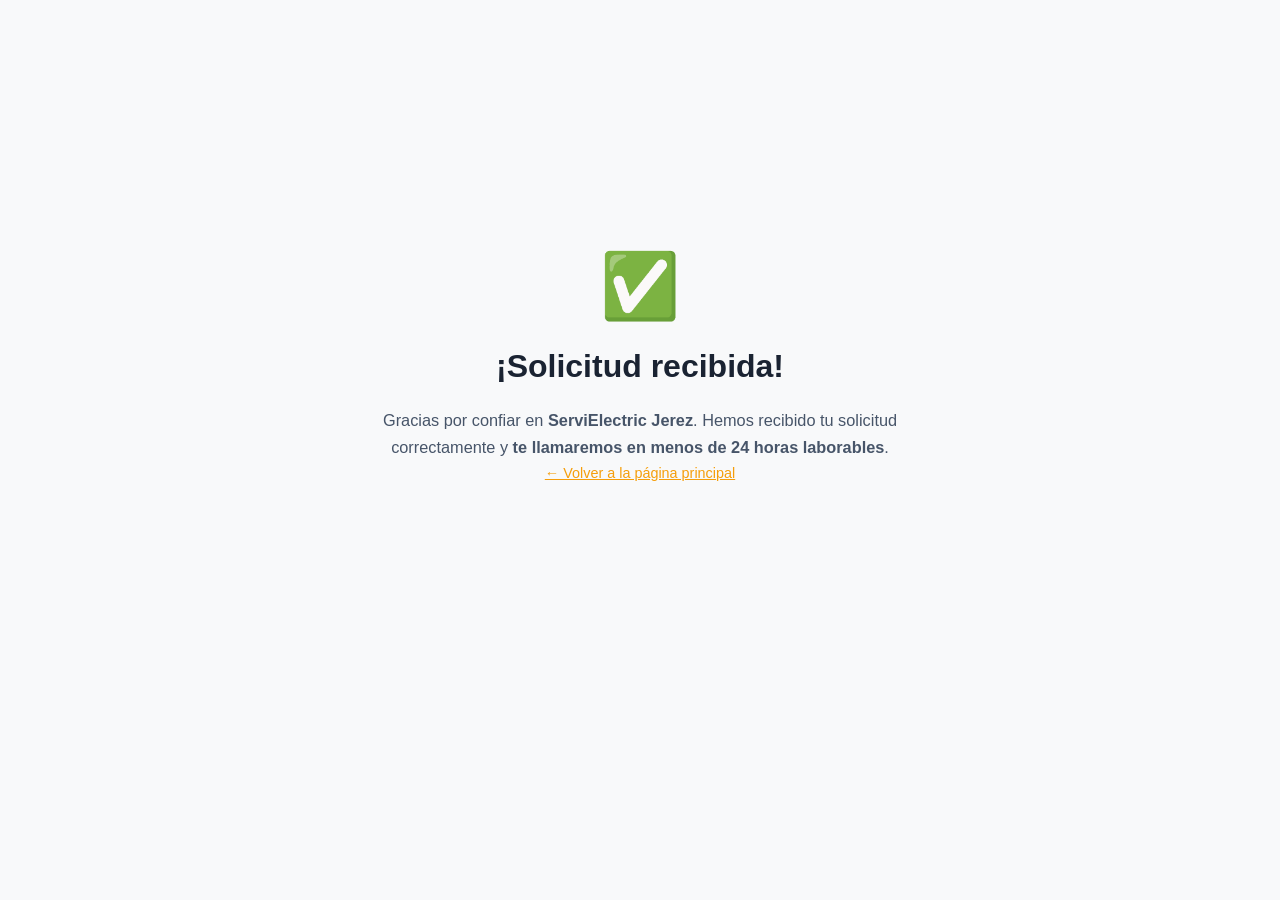
<file: gracias.html>
<!DOCTYPE html>
<html lang="es">
<head>
<meta charset="utf-8">
<meta name="viewport" content="width=device-width, initial-scale=1">
<title>Gracias — Solicitud Recibida | ServiElectric Jerez</title>
<meta name="robots" content="noindex, follow">
<link rel="stylesheet" href="/css/style.css">
<style>
body{font-family:Helvetica,Arial,sans-serif;background:#f8f9fa;margin:0}
.wrap{max-width:620px;margin:0 auto;padding:60px 20px;text-align:center;min-height:80vh;display:flex;flex-direction:column;justify-content:center}
h1{font-size:2rem;color:#1a2332;margin:0 0 14px}
p{color:#475569;line-height:1.7;font-size:1.02rem}
.card{background:#fff;border:1px solid #e5e7eb;border-radius:12px;padding:26px;margin:22px 0}
.tel{font-size:1.5rem;font-weight:800;color:#f59e0b;text-decoration:none}
.back{color:#f59e0b;text-decoration:underline;font-size:.9rem}
</style>
</head>
<body>
<div class="wrap">
  <div style="font-size:4rem">✅</div>
  <h1>¡Solicitud recibida!</h1>
  <p>Gracias por confiar en <b>ServiElectric Jerez</b>. Hemos recibido tu solicitud correctamente y <b>te llamaremos en menos de 24 horas laborables</b>.</p>
  <a class="back" href="/">← Volver a la página principal</a>
</div>
</body>
</html>
</file>
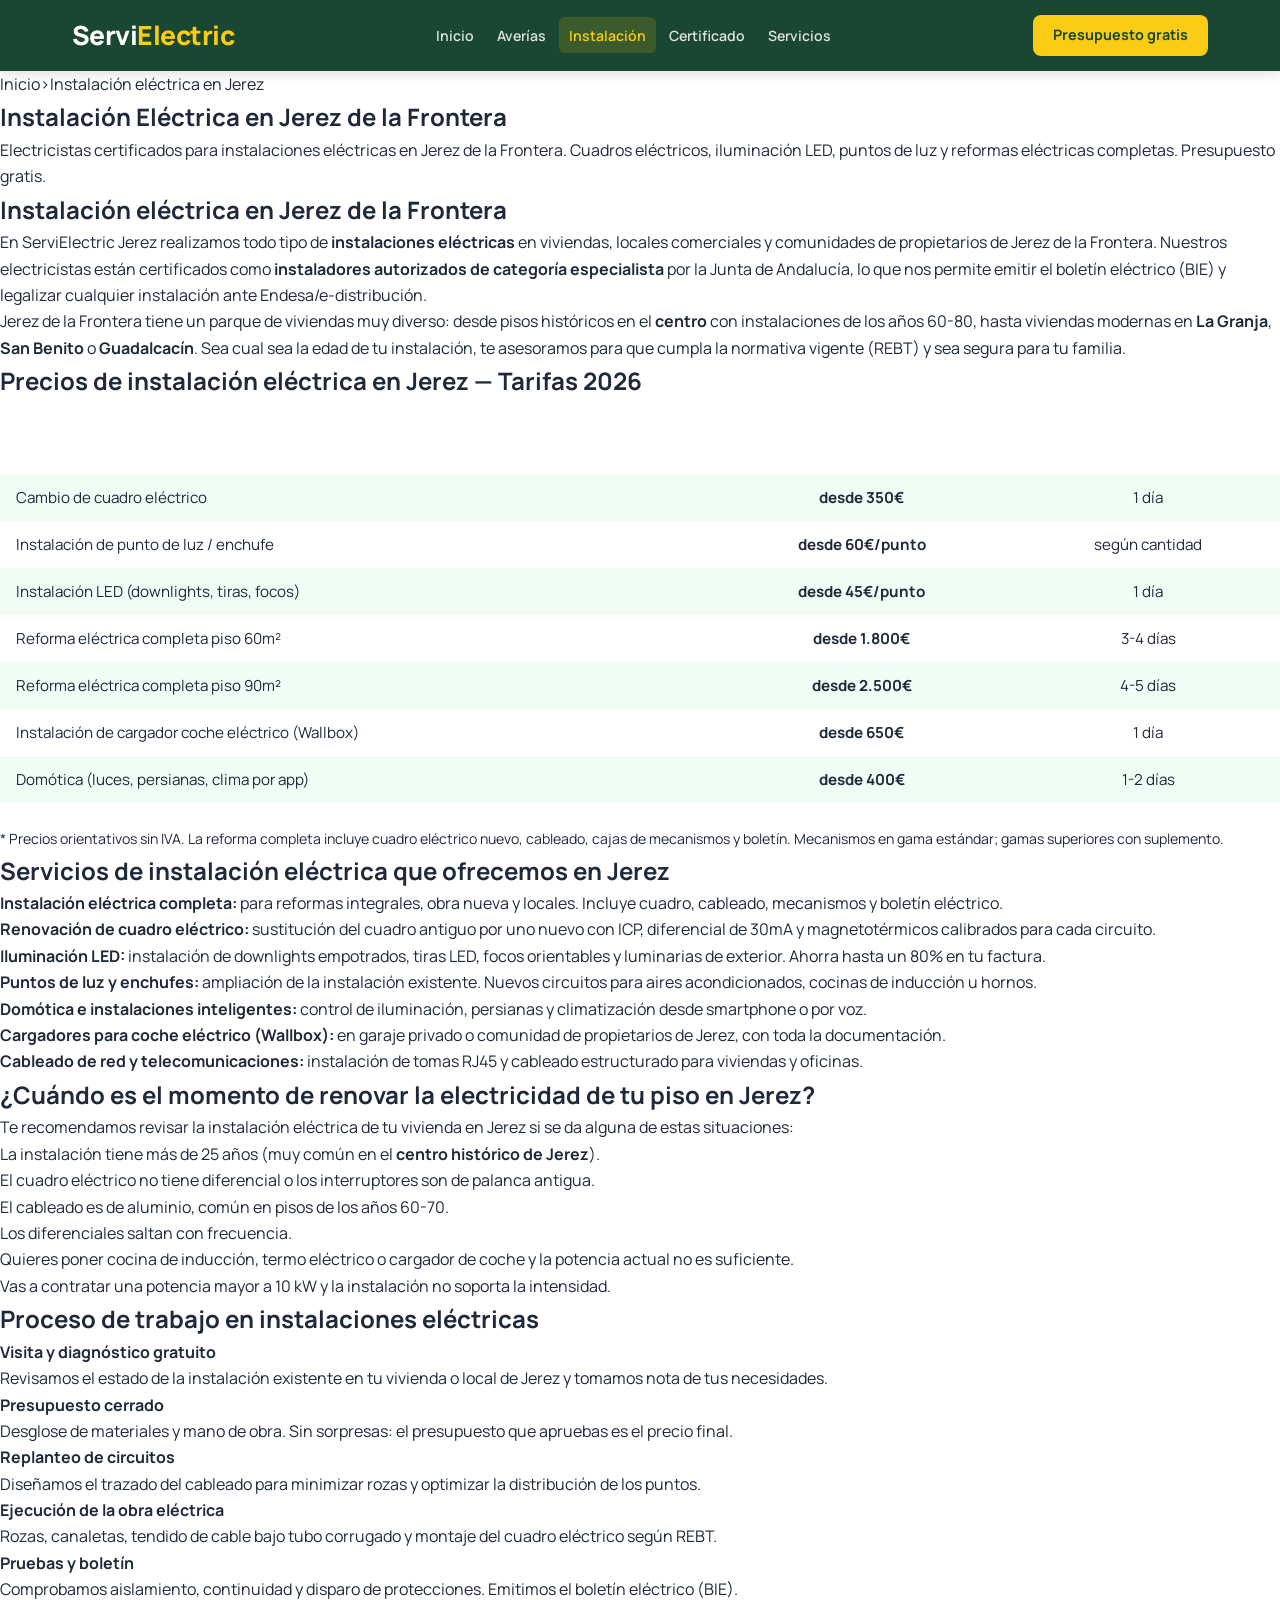
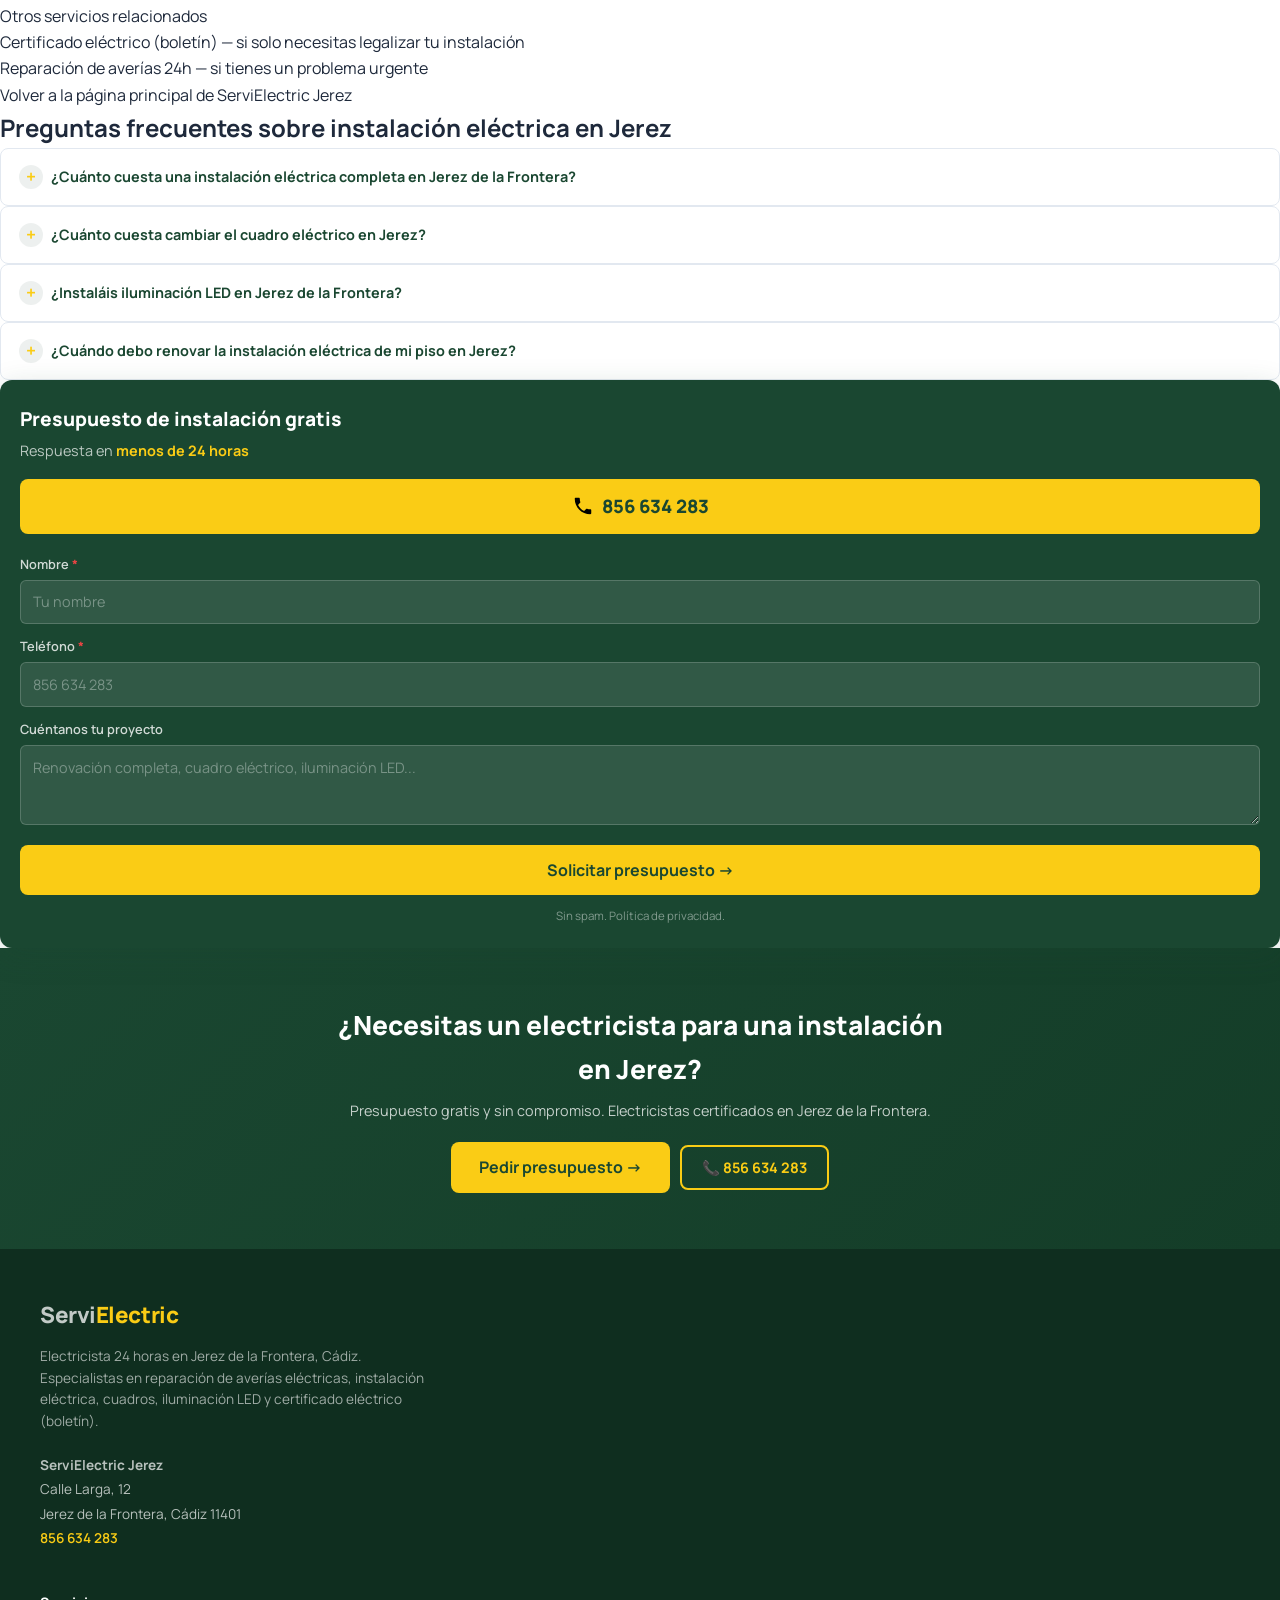
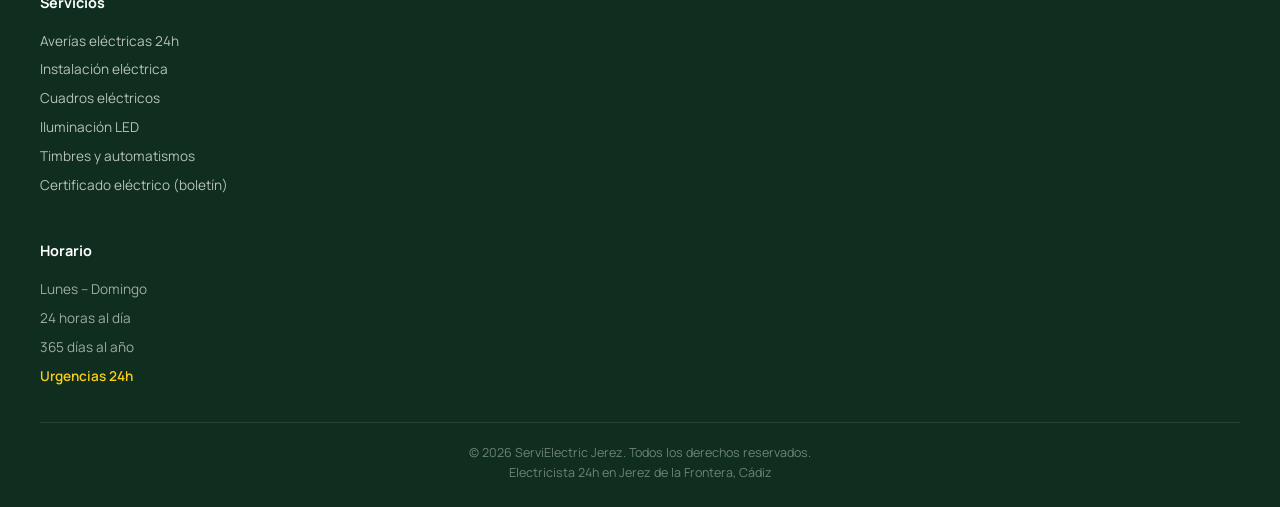
<file: instalacion-electrica-jerez.html>
<!DOCTYPE html>
<html lang="es">
<head>
  <meta charset="UTF-8">
  <link rel="icon" type="image/png" href="favicon.png">
  <link rel="icon" type="image/svg+xml" href="favicon.svg">
  <meta name="viewport" content="width=device-width, initial-scale=1.0">
  <meta name="google-site-verification" content="XlmnJ-dOGHKvyTDcQHxzOyaK5FZ9nItcyWvER4oKPNM" />
  <title>Instalación Eléctrica Jerez | Cuadros, LED y Reformas | ServiElectric Jerez</title>
  <meta name="description" content="Instalación eléctrica en Jerez de la Frontera. Cuadros eléctricos, iluminación LED, puntos de luz, enchufes y reformas eléctricas completas. Electricistas certificados. Presupuesto gratis.">
  <meta name="keywords" content="instalación eléctrica Jerez, cuadro eléctrico Jerez, iluminación LED Jerez, reforma eléctrica Jerez de la Frontera, puntos de luz Jerez, electricista Jerez">
  <link rel="canonical" href="https://servielectricjerez.es/instalacion-electrica-jerez.html">
  <meta property="og:title" content="Instalación Eléctrica Jerez | Cuadros, LED y Reformas | ServiElectric Jerez">
  <meta property="og:description" content="Instalación eléctrica en Jerez de la Frontera. Cuadros eléctricos, iluminación LED, puntos de luz y reformas completas. Electricistas certificados.">
  <meta property="og:type" content="article">
  <meta property="og:url" content="https://servielectricjerez.es/instalacion-electrica-jerez.html">
  <meta property="og:locale" content="es_ES">
  <link rel="preconnect" href="https://fonts.googleapis.com">
  <link rel="preconnect" href="https://fonts.gstatic.com" crossorigin>
  <link href="https://fonts.googleapis.com/css2?family=Manrope:wght@400;500;600;700;800;900&display=swap" rel="stylesheet">
  <link rel="stylesheet" href="css/style.css?v=3">

  <!-- Schema Service -->
  <script type="application/ld+json">
  {
    "@context": "https://schema.org",
    "@type": "Service",
    "name": "Instalación eléctrica en Jerez de la Frontera",
    "provider": {
      "@type": "Electrician",
      "name": "ServiElectric Jerez",
      "address": {
        "@type": "PostalAddress",
        "streetAddress": "Calle Larga, 12",
        "addressLocality": "Jerez de la Frontera",
        "addressRegion": "Cádiz",
        "postalCode": "11401",
        "addressCountry": "ES"
      },
      "telephone": "+34-856-634-283",
      "url": "https://servielectricjerez.es",
      "geo": {
        "@type": "GeoCoordinates",
        "latitude": 36.6850,
        "longitude": -6.1261
      }
    },
    "areaServed": {"@type": "City", "name": "Jerez de la Frontera"},
    "description": "Instalación eléctrica completa en Jerez de la Frontera: cuadros eléctricos, iluminación LED, puntos de luz y reformas eléctricas. Electricistas certificados.",
    "aggregateRating": {
      "@type": "AggregateRating",
      "ratingValue": "4.9",
      "reviewCount": "87"
    }
  }
  </script>

  <!-- Schema FAQPage -->
  <script type="application/ld+json">
  {
    "@context": "https://schema.org",
    "@type": "FAQPage",
    "mainEntity": [
      {
        "@type": "Question",
        "name": "¿Cuánto cuesta una instalación eléctrica completa en Jerez de la Frontera?",
        "acceptedAnswer": {
          "@type": "Answer",
          "text": "Una instalación eléctrica completa en Jerez de la Frontera parte desde 2.200€ para un piso de 80m², incluyendo cuadro eléctrico nuevo con ICP, cableado, mecanismos y boletín eléctrico. El precio depende de los metros cuadrados y del número de circuitos necesarios."
        }
      },
      {
        "@type": "Question",
        "name": "¿Cuánto cuesta cambiar el cuadro eléctrico en Jerez?",
        "acceptedAnswer": {
          "@type": "Answer",
          "text": "El cambio de cuadro eléctrico en Jerez tiene un precio orientativo desde 350€ a 500€, incluyendo el cuadro nuevo con ICP, diferencial de 30mA, magnetotérmicos, mano de obra y la verificación de la instalación. Si necesitas boletín eléctrico se añade desde 150€."
        }
      },
      {
        "@type": "Question",
        "name": "¿Instaláis iluminación LED en Jerez de la Frontera?",
        "acceptedAnswer": {
          "@type": "Answer",
          "text": "Sí, instalamos iluminación LED para viviendas, locales y comunidades en Jerez de la Frontera. Sustituimos lámparas antiguas por LED, instalamos downlights empotrados, tiras LED, focos orientables y luminarias de exterior. El ahorro en la factura puede llegar al 80%."
        }
      },
      {
        "@type": "Question",
        "name": "¿Cuándo debo renovar la instalación eléctrica de mi piso en Jerez?",
        "acceptedAnswer": {
          "@type": "Answer",
          "text": "Debes considerar renovar la instalación eléctrica de tu piso en Jerez si tiene más de 25 años, si el cableado es de aluminio, si el cuadro no tiene diferencial, si saltan los plomos con frecuencia o si quieres instalar electrodomésticos de mayor consumo como cocina de inducción o aire acondicionado."
        }
      }
    ]
  }
  </script>
</head>
<body>

<header class="top-bar" role="banner">
  <div class="top-bar-inner">
    <a href="/" class="biz-name">Servi<em>Electric</em></a>
    <nav class="main-menu" id="main-nav" role="navigation">
      <a href="/">Inicio</a>
      <a href="averias-electricas-jerez.html">Averías</a>
      <a href="instalacion-electrica-jerez.html" class="on">Instalación</a>
      <a href="certificado-electrico-jerez.html">Certificado</a>
      <a href="index.html#servicios">Servicios</a>
    </nav>
    <div class="bar-right">
      <a href="tel:+34856634283" class="phone-link">
        <svg viewBox="0 0 24 24"><path d="M6.62 10.79c1.44 2.83 3.76 5.14 6.59 6.59l2.2-2.2c.27-.27.67-.36 1.02-.24 1.12.37 2.33.57 3.57.57.55 0 1 .45 1 1V20c0 .55-.45 1-1 1-9.39 0-17-7.61-17-17 0-.55.45-1 1-1h3.5c.55 0 1 .45 1 1 0 1.25.2 2.45.57 3.57.11.35.03.74-.25 1.02l-2.2 2.2z"/></svg>
        856 634 283
      </a>
      <a href="#presupuesto" class="btn-primary">Presupuesto gratis</a>
      <button class="nav-burger" id="hamburger" aria-label="Abrir menú" aria-expanded="false"><span></span><span></span><span></span></button>
    </div>
  </div>
</header>

<main>
<section class="inner-hero">
  <div class="inner-hero-inner">
    <nav class="crumbs"><a href="/">Inicio</a><span>›</span><span>Instalación eléctrica en Jerez</span></nav>
    <h1>Instalación Eléctrica en Jerez de la Frontera</h1>
    <p>Electricistas certificados para instalaciones eléctricas en Jerez de la Frontera. Cuadros eléctricos, iluminación LED, puntos de luz y reformas eléctricas completas. Presupuesto gratis.</p>
  </div>
</section>

<section class="article-section">
  <div class="article-grid">
    <article class="article-body">

      <h2>Instalación eléctrica en Jerez de la Frontera</h2>
      <p>En ServiElectric Jerez realizamos todo tipo de <strong>instalaciones eléctricas</strong> en viviendas, locales comerciales y comunidades de propietarios de Jerez de la Frontera. Nuestros electricistas están certificados como <strong>instaladores autorizados de categoría especialista</strong> por la Junta de Andalucía, lo que nos permite emitir el boletín eléctrico (BIE) y legalizar cualquier instalación ante Endesa/e-distribución.</p>
      <p>Jerez de la Frontera tiene un parque de viviendas muy diverso: desde pisos históricos en el <strong>centro</strong> con instalaciones de los años 60-80, hasta viviendas modernas en <strong>La Granja</strong>, <strong>San Benito</strong> o <strong>Guadalcacín</strong>. Sea cual sea la edad de tu instalación, te asesoramos para que cumpla la normativa vigente (REBT) y sea segura para tu familia.</p>

      <h2>Precios de instalación eléctrica en Jerez — Tarifas 2026</h2>
      <div style="overflow-x:auto;margin:24px 0;">
        <table style="width:100%;border-collapse:collapse;font-size:0.95rem;">
          <thead>
            <tr style="background:var(--clr-green);color:#fff;">
              <th style="padding:12px 16px;text-align:left;">Servicio</th>
              <th style="padding:12px 16px;text-align:center;">Precio orientativo</th>
              <th style="padding:12px 16px;text-align:center;">Plazo</th>
            </tr>
          </thead>
          <tbody>
            <tr style="background:#f0fdf4;">
              <td style="padding:11px 16px;border-bottom:1px solid var(--clr-line);">Cambio de cuadro eléctrico</td>
              <td style="padding:11px 16px;border-bottom:1px solid var(--clr-line);text-align:center;font-weight:700;">desde 350€</td>
              <td style="padding:11px 16px;border-bottom:1px solid var(--clr-line);text-align:center;">1 día</td>
            </tr>
            <tr>
              <td style="padding:11px 16px;border-bottom:1px solid var(--clr-line);">Instalación de punto de luz / enchufe</td>
              <td style="padding:11px 16px;border-bottom:1px solid var(--clr-line);text-align:center;font-weight:700;">desde 60€/punto</td>
              <td style="padding:11px 16px;border-bottom:1px solid var(--clr-line);text-align:center;">según cantidad</td>
            </tr>
            <tr style="background:#f0fdf4;">
              <td style="padding:11px 16px;border-bottom:1px solid var(--clr-line);">Instalación LED (downlights, tiras, focos)</td>
              <td style="padding:11px 16px;border-bottom:1px solid var(--clr-line);text-align:center;font-weight:700;">desde 45€/punto</td>
              <td style="padding:11px 16px;border-bottom:1px solid var(--clr-line);text-align:center;">1 día</td>
            </tr>
            <tr>
              <td style="padding:11px 16px;border-bottom:1px solid var(--clr-line);">Reforma eléctrica completa piso 60m²</td>
              <td style="padding:11px 16px;border-bottom:1px solid var(--clr-line);text-align:center;font-weight:700;">desde 1.800€</td>
              <td style="padding:11px 16px;border-bottom:1px solid var(--clr-line);text-align:center;">3-4 días</td>
            </tr>
            <tr style="background:#f0fdf4;">
              <td style="padding:11px 16px;border-bottom:1px solid var(--clr-line);">Reforma eléctrica completa piso 90m²</td>
              <td style="padding:11px 16px;border-bottom:1px solid var(--clr-line);text-align:center;font-weight:700;">desde 2.500€</td>
              <td style="padding:11px 16px;border-bottom:1px solid var(--clr-line);text-align:center;">4-5 días</td>
            </tr>
            <tr>
              <td style="padding:11px 16px;border-bottom:1px solid var(--clr-line);">Instalación de cargador coche eléctrico (Wallbox)</td>
              <td style="padding:11px 16px;border-bottom:1px solid var(--clr-line);text-align:center;font-weight:700;">desde 650€</td>
              <td style="padding:11px 16px;border-bottom:1px solid var(--clr-line);text-align:center;">1 día</td>
            </tr>
            <tr style="background:#f0fdf4;">
              <td style="padding:11px 16px;">Domótica (luces, persianas, clima por app)</td>
              <td style="padding:11px 16px;text-align:center;font-weight:700;">desde 400€</td>
              <td style="padding:11px 16px;text-align:center;">1-2 días</td>
            </tr>
          </tbody>
        </table>
      </div>
      <p style="font-size:0.88rem;color:var(--clr-muted);">* Precios orientativos sin IVA. La reforma completa incluye cuadro eléctrico nuevo, cableado, cajas de mecanismos y boletín. Mecanismos en gama estándar; gamas superiores con suplemento.</p>

      <h2>Servicios de instalación eléctrica que ofrecemos en Jerez</h2>
      <ul>
        <li><strong>Instalación eléctrica completa:</strong> para reformas integrales, obra nueva y locales. Incluye cuadro, cableado, mecanismos y boletín eléctrico.</li>
        <li><strong>Renovación de cuadro eléctrico:</strong> sustitución del cuadro antiguo por uno nuevo con ICP, diferencial de 30mA y magnetotérmicos calibrados para cada circuito.</li>
        <li><strong>Iluminación LED:</strong> instalación de downlights empotrados, tiras LED, focos orientables y luminarias de exterior. Ahorra hasta un 80% en tu factura.</li>
        <li><strong>Puntos de luz y enchufes:</strong> ampliación de la instalación existente. Nuevos circuitos para aires acondicionados, cocinas de inducción u hornos.</li>
        <li><strong>Domótica e instalaciones inteligentes:</strong> control de iluminación, persianas y climatización desde smartphone o por voz.</li>
        <li><strong>Cargadores para coche eléctrico (Wallbox):</strong> en garaje privado o comunidad de propietarios de Jerez, con toda la documentación.</li>
        <li><strong>Cableado de red y telecomunicaciones:</strong> instalación de tomas RJ45 y cableado estructurado para viviendas y oficinas.</li>
      </ul>

      <h2>¿Cuándo es el momento de renovar la electricidad de tu piso en Jerez?</h2>
      <p>Te recomendamos revisar la instalación eléctrica de tu vivienda en Jerez si se da alguna de estas situaciones:</p>
      <ul>
        <li>La instalación tiene más de 25 años (muy común en el <strong>centro histórico de Jerez</strong>).</li>
        <li>El cuadro eléctrico no tiene diferencial o los interruptores son de palanca antigua.</li>
        <li>El cableado es de aluminio, común en pisos de los años 60-70.</li>
        <li>Los diferenciales saltan con frecuencia.</li>
        <li>Quieres poner cocina de inducción, termo eléctrico o cargador de coche y la potencia actual no es suficiente.</li>
        <li>Vas a contratar una potencia mayor a 10 kW y la instalación no soporta la intensidad.</li>
      </ul>

      <h2>Proceso de trabajo en instalaciones eléctricas</h2>
      <ol class="workflow-steps">
        <li>
          <div>
            <h4>Visita y diagnóstico gratuito</h4>
            <p>Revisamos el estado de la instalación existente en tu vivienda o local de Jerez y tomamos nota de tus necesidades.</p>
          </div>
        </li>
        <li>
          <div>
            <h4>Presupuesto cerrado</h4>
            <p>Desglose de materiales y mano de obra. Sin sorpresas: el presupuesto que apruebas es el precio final.</p>
          </div>
        </li>
        <li>
          <div>
            <h4>Replanteo de circuitos</h4>
            <p>Diseñamos el trazado del cableado para minimizar rozas y optimizar la distribución de los puntos.</p>
          </div>
        </li>
        <li>
          <div>
            <h4>Ejecución de la obra eléctrica</h4>
            <p>Rozas, canaletas, tendido de cable bajo tubo corrugado y montaje del cuadro eléctrico según REBT.</p>
          </div>
        </li>
        <li>
          <div>
            <h4>Pruebas y boletín</h4>
            <p>Comprobamos aislamiento, continuidad y disparo de protecciones. Emitimos el boletín eléctrico (BIE).</p>
          </div>
        </li>
      </ol>

      <div class="callout-box">
        <p>Otros servicios relacionados</p>
        <ul>
          <li><a href="certificado-electrico-jerez.html">Certificado eléctrico (boletín)</a> — si solo necesitas legalizar tu instalación</li>
          <li><a href="averias-electricas-jerez.html">Reparación de averías 24h</a> — si tienes un problema urgente</li>
          <li><a href="/">Volver a la página principal de ServiElectric Jerez</a></li>
        </ul>
      </div>

      <h2>Preguntas frecuentes sobre instalación eléctrica en Jerez</h2>
      <div class="qa-interior">
        <div class="qa-entry">
          <div class="qa-q">¿Cuánto cuesta una instalación eléctrica completa en Jerez de la Frontera?</div>
          <div class="qa-a">Una instalación eléctrica completa en Jerez de la Frontera parte desde 2.200€ para un piso de 80m², incluyendo cuadro eléctrico nuevo con ICP, cableado, mecanismos y boletín eléctrico. El precio depende de los metros cuadrados y del número de circuitos necesarios.</div>
        </div>
        <div class="qa-entry">
          <div class="qa-q">¿Cuánto cuesta cambiar el cuadro eléctrico en Jerez?</div>
          <div class="qa-a">El cambio de cuadro eléctrico en Jerez tiene un precio orientativo desde 350€ a 500€, incluyendo el cuadro nuevo con ICP, diferencial de 30mA, magnetotérmicos, mano de obra y la verificación de la instalación. Si necesitas boletín eléctrico se añade desde 150€.</div>
        </div>
        <div class="qa-entry">
          <div class="qa-q">¿Instaláis iluminación LED en Jerez de la Frontera?</div>
          <div class="qa-a">Sí, instalamos iluminación LED para viviendas, locales y comunidades en Jerez de la Frontera. Sustituimos lámparas antiguas por LED, instalamos downlights empotrados, tiras LED, focos orientables y luminarias de exterior. El ahorro en la factura puede llegar al 80%.</div>
        </div>
        <div class="qa-entry">
          <div class="qa-q">¿Cuándo debo renovar la instalación eléctrica de mi piso en Jerez?</div>
          <div class="qa-a">Debes considerar renovar la instalación eléctrica de tu piso en Jerez si tiene más de 25 años, si el cableado es de aluminio, si el cuadro no tiene diferencial, si saltan los plomos con frecuencia o si quieres instalar electrodomésticos de mayor consumo como cocina de inducción o aire acondicionado.</div>
        </div>
      </div>
    </article>

    <aside class="sticky-panel" id="presupuesto">
      <div class="panel-box">
        <p class="panel-heading">Presupuesto de instalación gratis</p>
        <p class="panel-subtext">Respuesta en <strong>menos de 24 horas</strong></p>

        <a href="tel:+34856634283" class="panel-phone">
          <svg viewBox="0 0 24 24"><path d="M6.62 10.79c1.44 2.83 3.76 5.14 6.59 6.59l2.2-2.2c.27-.27.67-.36 1.02-.24 1.12.37 2.33.57 3.57.57.55 0 1 .45 1 1V20c0 .55-.45 1-1 1-9.39 0-17-7.61-17-17 0-.55.45-1 1-1h3.5c.55 0 1 .45 1 1 0 1.25.2 2.45.57 3.57.11.35.03.74-.25 1.02l-2.2 2.2z"/></svg>
          856 634 283
        </a>

        <form action="https://forms.reformaschiclana.es/webform" method="POST" id="page-form">
          
          <input type="hidden" name="_captcha" value="false">
          <input type="hidden" name="_template" value="table">
          <input type="hidden" name="servicio" value="Instalación eléctrica - Jerez">
          <div class="field">
            <label for="nombre">Nombre <span class="asterisk">*</span></label>
            <input type="text" id="nombre" name="nombre" class="field-input" placeholder="Tu nombre" required>
          </div>
          <div class="field">
            <label for="telefono">Teléfono <span class="asterisk">*</span></label>
            <input type="tel" id="telefono" name="telefono" class="field-input" placeholder="856 634 283" required>
          </div>
          <div class="field">
            <label for="mensaje">Cuéntanos tu proyecto</label>
            <textarea id="mensaje" name="mensaje" class="field-input" placeholder="Renovación completa, cuadro eléctrico, iluminación LED..."></textarea>
          </div>
          <div class="field-action">
            <button type="submit" class="btn-primary btn-big">Solicitar presupuesto →</button>
          </div>
          <p class="field-note">Sin spam. Política de privacidad.</p>
        </form>
      </div>
    </aside>
  </div>
</section>

<section class="action-banner">
  <div class="action-banner-inner">
    <h2>¿Necesitas un electricista para una instalación en Jerez?</h2>
    <p>Presupuesto gratis y sin compromiso. Electricistas certificados en Jerez de la Frontera.</p>
    <div class="action-btns">
      <a href="#presupuesto" class="btn-primary btn-big">Pedir presupuesto →</a>
      <a href="tel:+34856634283" class="btn-ghost btn-big">📞 856 634 283</a>
    </div>
  </div>
</section>
</main>

<footer class="page-footer" role="contentinfo">
  <div class="site-footer-inner">
    <div class="site-footer-grid">
      <div class="col-info">
        <div class="biz-name">Servi<em>Electric</em></div>
        <p>Electricista 24 horas en Jerez de la Frontera, Cádiz. Especialistas en reparación de averías eléctricas, instalación eléctrica, cuadros, iluminación LED y certificado eléctrico (boletín).</p>
        <div class="footer-contact"><strong>ServiElectric Jerez</strong><br>Calle Larga, 12<br>Jerez de la Frontera, Cádiz 11401<br><a href="tel:+34856634283">856 634 283</a></div>
      </div>
      <div class="footer-links">
        <h4>Servicios</h4>
        <ul>
          <li><a href="averias-electricas-jerez.html">Averías eléctricas 24h</a></li>
          <li><a href="instalacion-electrica-jerez.html">Instalación eléctrica</a></li>
          <li><a href="instalacion-electrica-jerez.html">Cuadros eléctricos</a></li>
          <li><a href="instalacion-electrica-jerez.html">Iluminación LED</a></li>
          <li><a href="averias-electricas-jerez.html">Timbres y automatismos</a></li>
          <li><a href="certificado-electrico-jerez.html">Certificado eléctrico (boletín)</a></li>
        </ul>
      </div>
      <div class="footer-hours">
        <h4>Horario</h4>
        <ul>
          <li>Lunes – Domingo</li>
          <li>24 horas al día</li>
          <li>365 días al año</li>
          <li><span class="highlight">Urgencias 24h</span></li>
        </ul>
      </div>
    </div>
    <div class="page-footer-legal"><p>© 2026 ServiElectric Jerez. Todos los derechos reservados.</p><p>Electricista 24h en Jerez de la Frontera, Cádiz</p></div>
  </div>
</footer>
<script>
  const hamburger = document.getElementById('hamburger');
  const nav = document.getElementById('main-nav');
  hamburger.addEventListener('click', () => { const open = nav.classList.toggle('open'); hamburger.setAttribute('aria-expanded', open); });
  document.getElementById('page-form').addEventListener('submit', function(e) { if (!document.getElementById('telefono').value.trim()) { e.preventDefault(); document.getElementById('telefono').focus(); alert('El teléfono es obligatorio.'); } });
</script>
</body>
</html>
</file>
<file: css/style.css>
/* ============================================================
   ServiElectric Jerez — Hoja de estilos completa
   Mobile-first · Paleta: #1a4731 (verde oscuro) + #facc15 (dorado)
   Tipografía: Manrope
   ============================================================ */

/* ---------- Reset & Base ---------- */
*,*::before,*::after{box-sizing:border-box;margin:0;padding:0}
html{scroll-behavior:smooth;-webkit-text-size-adjust:100%}
body{
  font-family:'Manrope',system-ui,sans-serif;
  font-size:16px;
  line-height:1.65;
  color:#1e293b;
  background:#fff;
  -webkit-font-smoothing:antialiased;
}
img,svg{display:block;max-width:100%}
a{color:inherit;text-decoration:none}
ul{list-style:none}
button,input,select,textarea{font:inherit;color:inherit;border:none;outline:none;background:none}

/* ---------- Utilidades ---------- */
.highlight{color:#facc15;font-weight:700}
.asterisk{color:#ef4444;font-weight:700}
em{font-style:normal;font-weight:800;color:#facc15}

/* ============================================================
   TOP BAR / HEADER
   ============================================================ */
.top-bar{
  position:sticky;top:0;z-index:100;
  background:#1a4731;
  color:#fff;
  box-shadow:0 2px 12px rgba(0,0,0,.15);
}
.top-bar-inner{
  max-width:1200px;margin:0 auto;
  padding:.75rem 1rem;
  display:flex;align-items:center;justify-content:space-between;
  gap:.75rem;
}

/* Logo */
.biz-name{
  font-size:1.5rem;font-weight:800;letter-spacing:-.02em;
  white-space:nowrap;
  transition:opacity .2s;
}
.biz-name:hover{opacity:.85}

/* Menú principal */
.main-menu{
  display:none;
  flex-direction:column;gap:.25rem;
  position:absolute;top:100%;left:0;right:0;
  background:#1a4731;
  padding:1rem 1.25rem;
  box-shadow:0 8px 24px rgba(0,0,0,.2);
  z-index:101;
}
.main-menu.open{display:flex}
.main-menu a{
  padding:.5rem .5rem;
  font-size:.95rem;font-weight:600;
  border-radius:.375rem;
  transition:background .2s,color .2s;
  color:rgba(255,255,255,.85);
}
.main-menu a:hover,
.main-menu a.on{
  background:rgba(250,204,21,.15);
  color:#facc15;
}

/* Derecha del top-bar */
.bar-right{
  display:flex;align-items:center;gap:.6rem;
}

/* Teléfono en header */
.phone-link{
  display:flex;align-items:center;gap:.35rem;
  font-weight:700;font-size:.85rem;
  color:#facc15;
  padding:.4rem .75rem;
  border-radius:999px;
  border:1.5px solid rgba(250,204,21,.4);
  transition:background .2s,border-color .2s;
  white-space:nowrap;
}
.phone-link svg{width:16px;height:16px;flex-shrink:0}
.phone-link:hover{
  background:rgba(250,204,21,.12);
  border-color:#facc15;
}

/* Botón primario */
.btn-primary{
  display:inline-flex;align-items:center;justify-content:center;
  padding:.55rem 1.25rem;
  font-size:.9rem;font-weight:700;
  background:#facc15;color:#1a4731;
  border-radius:.5rem;
  transition:background .2s,transform .15s,box-shadow .2s;
  white-space:nowrap;cursor:pointer;
}
.btn-primary:hover{
  background:#eab308;
  transform:translateY(-1px);
  box-shadow:0 4px 14px rgba(250,204,21,.35);
}
.btn-primary:active{transform:translateY(0)}

/* Botón grande */
.btn-big{
  padding:.75rem 1.75rem;
  font-size:1rem;
  border-radius:.5rem;
}

/* Botón ghost */
.btn-ghost{
  display:inline-flex;align-items:center;justify-content:center;
  padding:.55rem 1.25rem;
  font-size:.9rem;font-weight:700;
  border:2px solid #facc15;color:#facc15;
  border-radius:.5rem;
  transition:background .2s,color .2s,transform .15s;
  white-space:nowrap;cursor:pointer;
}
.btn-ghost:hover{
  background:#facc15;color:#1a4731;
  transform:translateY(-1px);
}

/* Hamburguesa */
.nav-burger{
  display:flex;flex-direction:column;gap:4px;
  padding:.5rem;cursor:pointer;
  background:none;border:none;
}
.nav-burger span{
  display:block;width:22px;height:2.5px;
  background:#fff;border-radius:2px;
  transition:transform .25s,opacity .25s;
}
.nav-burger[aria-expanded="true"] span:nth-child(1){transform:rotate(45deg) translate(4px,4px)}
.nav-burger[aria-expanded="true"] span:nth-child(2){opacity:0}
.nav-burger[aria-expanded="true"] span:nth-child(3){transform:rotate(-45deg) translate(4px,-4px)}

/* ============================================================
   OPENING / HERO
   ============================================================ */
.opening-section{
  background:linear-gradient(135deg,#1a4731 0%,#143d28 100%);
  color:#fff;
  padding:2.5rem 1rem 3rem;
  text-align:center;
}
.opening-inner{
  max-width:720px;margin:0 auto;
}
.location-pill{
  display:inline-block;
  padding:.35rem 1rem;
  font-size:.8rem;font-weight:700;letter-spacing:.03em;
  background:rgba(250,204,21,.15);color:#facc15;
  border-radius:999px;
  margin-bottom:1.25rem;
  text-transform:uppercase;
}
.opening-section h1{
  font-size:1.75rem;font-weight:800;line-height:1.2;
  margin-bottom:1rem;
}
.opening-section h1 em{color:#facc15}
.opening-text{
  font-size:.95rem;line-height:1.7;
  color:rgba(255,255,255,.8);
  margin-bottom:1.5rem;
}
.check-list{
  display:flex;flex-direction:column;gap:.6rem;
  margin-top:1.5rem;
  align-items:flex-start;
  max-width:360px;margin-left:auto;margin-right:auto;
}
.verify-item{
  display:flex;align-items:center;gap:.5rem;
  font-size:.9rem;font-weight:600;
  color:rgba(255,255,255,.9);
  background:rgba(255,255,255,.06);
  padding:.5rem .85rem;
  border-radius:.5rem;
  width:100%;
}
.verify-item svg{
  width:18px;height:18px;flex-shrink:0;
  color:#facc15;
}

/* ============================================================
   SIDEBAR LAYOUT
   ============================================================ */
.sidebar-layout{
  max-width:1200px;margin:0 auto;
  padding:2rem 1rem;
  display:flex;flex-direction:column;gap:2rem;
}
.main-content{flex:1;min-width:0}

/* Sticky panel */
.sticky-panel{
  order:-1;
}
.panel-box{
  background:#1a4731;color:#fff;
  border-radius:.75rem;
  padding:1.5rem 1.25rem;
  box-shadow:0 8px 30px rgba(26,71,49,.18);
}
.panel-heading{
  font-size:1.2rem;font-weight:800;
  margin-bottom:.25rem;
}
.panel-subtext{
  font-size:.9rem;color:rgba(255,255,255,.7);
  margin-bottom:1rem;
}
.panel-subtext strong{color:#facc15}
.panel-phone{
  display:flex;align-items:center;justify-content:center;gap:.5rem;
  width:100%;
  padding:.75rem;
  font-size:1.15rem;font-weight:800;
  color:#1a4731;
  background:#facc15;
  border-radius:.5rem;
  margin-bottom:1.25rem;
  transition:background .2s,transform .15s;
}
.panel-phone svg{width:22px;height:22px}
.panel-phone:hover{background:#eab308;transform:translateY(-1px)}

/* Formulario */
.field-pair{
  display:flex;flex-direction:column;gap:.75rem;
}
.field{
  margin-bottom:.75rem;
}
.field label{
  display:block;
  font-size:.8rem;font-weight:600;
  color:rgba(255,255,255,.8);
  margin-bottom:.3rem;
}
.field-input{
  width:100%;
  padding:.6rem .75rem;
  font-size:.9rem;
  background:rgba(255,255,255,.1);
  color:#fff;
  border:1.5px solid rgba(255,255,255,.18);
  border-radius:.375rem;
  transition:border-color .2s,background .2s;
}
.field-input::placeholder{color:rgba(255,255,255,.35)}
.field-input:focus{
  border-color:#facc15;
  background:rgba(255,255,255,.14);
}
select.field-input{cursor:pointer;appearance:auto}
textarea.field-input{resize:vertical;min-height:80px}
.field-action{margin-top:.5rem}
.field-action .btn-primary{width:100%}
.field-note{
  font-size:.72rem;
  color:rgba(255,255,255,.45);
  text-align:center;
  margin-top:.75rem;
  line-height:1.5;
}

/* ============================================================
   SERVICIOS / OFFERS
   ============================================================ */
.offers-block{padding:0 0 1.5rem}
.offers-block-head{
  margin-bottom:1.75rem;
}
.offers-label,.method-label{
  display:inline-block;
  font-size:.75rem;font-weight:700;
  text-transform:uppercase;letter-spacing:.06em;
  color:#facc15;
  background:rgba(26,71,49,.08);
  padding:.25rem .75rem;
  border-radius:999px;
  margin-bottom:.5rem;
}
.offers-block-head h2,
.method-block-head h2,
.qa-block-head h2{
  font-size:1.4rem;font-weight:800;
  color:#1a4731;
  margin-bottom:.5rem;
}
.offers-block-head p,
.method-block-head p,
.qa-block-head p{
  font-size:.9rem;color:#64748b;
  line-height:1.6;
}

.offers-list{
  display:flex;flex-direction:column;gap:1rem;
}
.offer-unit{
  display:flex;gap:1rem;
  background:#fff;
  border:1.5px solid #e2e8f0;
  border-radius:.65rem;
  padding:1rem;
  transition:border-color .2s,box-shadow .2s;
}
.offer-unit:hover{
  border-color:#1a4731;
  box-shadow:0 4px 16px rgba(26,71,49,.08);
}
.offer-icon{
  flex-shrink:0;
  display:flex;align-items:flex-start;justify-content:center;
  width:44px;height:44px;
  background:rgba(26,71,49,.08);
  border-radius:.5rem;
  color:#1a4731;
  padding:.5rem;
}
.offer-icon svg{width:24px;height:24px}
.offer-body{flex:1;min-width:0}
.offer-body h3{
  font-size:1rem;font-weight:700;
  color:#1a4731;
  margin-bottom:.35rem;
}
.offer-body p{
  font-size:.85rem;color:#64748b;
  line-height:1.6;
  margin-bottom:.5rem;
}
.offer-link{
  font-size:.85rem;font-weight:700;
  color:#1a4731;
  transition:color .2s;
}
.offer-link:hover{color:#facc15;text-decoration:underline}

/* ============================================================
   MÉTODO / PASOS
   ============================================================ */
.method-block{padding:2rem 0}
.method-block-head{margin-bottom:1.5rem}
.steps-row{
  display:flex;flex-direction:column;gap:1rem;
}
.step-card{
  background:#fff;
  border:1.5px solid #e2e8f0;
  border-radius:.65rem;
  padding:1.25rem;
  transition:border-color .2s,box-shadow .2s;
  position:relative;
}
.step-card:hover{
  border-color:#1a4731;
  box-shadow:0 4px 16px rgba(26,71,49,.08);
}
.step-num{
  display:inline-flex;align-items:center;justify-content:center;
  width:32px;height:32px;
  background:#1a4731;color:#facc15;
  font-size:.85rem;font-weight:800;
  border-radius:50%;
  margin-bottom:.65rem;
}
.step-card h3{
  font-size:.95rem;font-weight:700;
  color:#1a4731;
  margin-bottom:.35rem;
}
.step-card p{
  font-size:.85rem;color:#64748b;
  line-height:1.6;
}

/* ============================================================
   FAQ / Q&A
   ============================================================ */
.qa-block{padding:2rem 0}
.qa-block-head{margin-bottom:1.5rem}
.qa-entries{
  display:flex;flex-direction:column;gap:.5rem;
}
.qa-entry{
  background:#fff;
  border:1.5px solid #e2e8f0;
  border-radius:.5rem;
  overflow:hidden;
  transition:border-color .2s;
}
.qa-entry:hover{border-color:#1a4731}
.qa-q{
  padding:1rem 1.15rem;
  font-size:.9rem;font-weight:700;
  color:#1a4731;
  cursor:pointer;
  display:flex;align-items:center;gap:.5rem;
  user-select:none;
  transition:background .15s;
}
.qa-q::before{
  content:'+';
  display:inline-flex;align-items:center;justify-content:center;
  width:24px;height:24px;flex-shrink:0;
  font-size:1.1rem;font-weight:700;
  color:#facc15;
  background:rgba(26,71,49,.08);
  border-radius:50%;
  transition:transform .2s;
}
.qa-entry:hover .qa-q{background:rgba(26,71,49,.03)}
.qa-a{
  padding:0 1.15rem 0 3rem;
  font-size:.85rem;color:#64748b;
  line-height:1.7;
  max-height:0;overflow:hidden;
  transition:max-height .35s ease,padding .35s ease;
}
.qa-a.open{
  max-height:400px;
  padding:0 1.15rem 1rem 3rem;
}

/* ============================================================
   TRUST STRIP
   ============================================================ */
.trust-strip{
  background:#f7fee7;
  border-top:1px solid #e2e8f0;
  border-bottom:1px solid #e2e8f0;
  padding:2rem 1rem;
}
.trust-strip-inner{
  max-width:1200px;margin:0 auto;
  display:grid;
  grid-template-columns:1fr 1fr;
  gap:1.25rem;
  text-align:center;
}
.trust-item{
  padding:.75rem .5rem;
}
.trust-value{
  font-size:1.75rem;font-weight:900;
  color:#1a4731;
  line-height:1.2;
  margin-bottom:.25rem;
}
.trust-item h3{
  font-size:.85rem;font-weight:700;
  color:#1a4731;
  margin-bottom:.25rem;
}
.trust-item p{
  font-size:.78rem;color:#64748b;
  line-height:1.5;
}

/* ============================================================
   TESTIMONIOS
   ============================================================ */
.testimonials-area{
  padding:3rem 1rem;
  background:#fff;
}
.testimonials-area-inner{max-width:1200px;margin:0 auto}
.testimonials-area-head{
  text-align:center;
  margin-bottom:2rem;
}
.testimonials-area-head span{
  display:inline-block;
  font-size:.75rem;font-weight:700;
  text-transform:uppercase;letter-spacing:.06em;
  color:#facc15;
  background:rgba(26,71,49,.08);
  padding:.25rem .75rem;
  border-radius:999px;
  margin-bottom:.5rem;
}
.testimonials-area-head h2{
  font-size:1.4rem;font-weight:800;
  color:#1a4731;
}
.testimonials-row{
  display:flex;flex-direction:column;gap:1rem;
}
.testimonial-card{
  background:#fff;
  border:1.5px solid #e2e8f0;
  border-radius:.65rem;
  padding:1.25rem;
  transition:border-color .2s,box-shadow .2s;
}
.testimonial-card:hover{
  border-color:#1a4731;
  box-shadow:0 4px 16px rgba(26,71,49,.08);
}
.testimonial-stars{
  font-size:1rem;
  color:#facc15;
  letter-spacing:2px;
  margin-bottom:.6rem;
}
.testimonial-text{
  font-size:.9rem;color:#475569;
  line-height:1.7;
  margin-bottom:.75rem;
  font-style:italic;
}
.testimonial-name{
  font-size:.9rem;font-weight:700;
  color:#1a4731;
}
.testimonial-place{
  font-size:.8rem;color:#94a3b8;
}

/* ============================================================
   ACTION BANNER (CTA final)
   ============================================================ */
.action-banner{
  background:linear-gradient(135deg,#1a4731 0%,#143d28 100%);
  color:#fff;
  text-align:center;
  padding:2.5rem 1rem;
}
.action-banner-inner{max-width:640px;margin:0 auto}
.action-banner h2{
  font-size:1.35rem;font-weight:800;
  margin-bottom:.5rem;
}
.action-banner p{
  font-size:.9rem;color:rgba(255,255,255,.75);
  margin-bottom:1.25rem;
  line-height:1.6;
}
.action-btns{
  display:flex;flex-direction:column;gap:.6rem;
  align-items:center;
}

/* ============================================================
   MAPA
   ============================================================ */
.map-block{
  width:100%;height:300px;
  background:#e2e8f0;
}
.map-block iframe{
  width:100%;height:100%;border:0;
}

/* ============================================================
   FOOTER
   ============================================================ */
.page-footer{
  background:#0f2e1f;
  color:rgba(255,255,255,.75);
  padding:3rem 1rem 1.5rem;
}
.site-footer-inner{max-width:1200px;margin:0 auto}
.site-footer-grid{
  display:flex;flex-direction:column;gap:2rem;
  margin-bottom:2rem;
}
.col-info{max-width:400px}
.col-info .biz-name{
  font-size:1.4rem;
  margin-bottom:.75rem;
}
.col-info > p{
  font-size:.85rem;color:rgba(255,255,255,.6);
  line-height:1.6;
  margin-bottom:1.25rem;
}
.footer-contact{
  font-size:.85rem;
  color:rgba(255,255,255,.7);
  line-height:1.8;
}
.footer-contact a{
  color:#facc15;font-weight:600;
  transition:opacity .2s;
}
.footer-contact a:hover{opacity:.8}

.footer-links h4,
.footer-hours h4{
  font-size:.9rem;font-weight:700;
  color:#fff;
  margin-bottom:.75rem;
}
.footer-links li,
.footer-hours li{
  font-size:.85rem;
  color:rgba(255,255,255,.6);
  padding:.2rem 0;
}
.footer-links li a{
  color:rgba(255,255,255,.7);
  transition:color .2s;
}
.footer-links li a:hover{color:#facc15}
.footer-hours .highlight{
  color:#facc15;
  font-weight:600;
}

.page-footer-legal{
  border-top:1px solid rgba(255,255,255,.1);
  padding-top:1.25rem;
  text-align:center;
}
.page-footer-legal p{
  font-size:.78rem;
  color:rgba(255,255,255,.4);
  line-height:1.6;
}

/* ============================================================
   RESPONSIVE — Tablet (≥640px)
   ============================================================ */
@media(min-width:640px){
  .top-bar-inner{padding:.75rem 1.5rem}
  .biz-name{font-size:1.65rem}

  .opening-section{padding:3.5rem 1.5rem 4rem}
  .opening-section h1{font-size:2.25rem}
  .check-list{flex-direction:row;gap:.6rem;justify-content:center;max-width:none}

  .offers-list{display:grid;grid-template-columns:1fr 1fr;gap:1rem}
  .steps-row{display:grid;grid-template-columns:1fr 1fr;gap:1rem}
  .testimonials-row{display:grid;grid-template-columns:1fr 1fr;gap:1rem}
  .trust-strip-inner{grid-template-columns:repeat(4,1fr)}
  .action-btns{flex-direction:row;justify-content:center}
  .site-footer-grid{grid-template-columns:1fr 1fr;gap:2rem}
  .field-pair{flex-direction:row}
  .field-pair .field{flex:1}

  .map-block{height:380px}
}

/* ============================================================
   RESPONSIVE — Desktop (≥960px)
   ============================================================ */
@media(min-width:960px){
  /* Header: mostrar menú horizontal */
  .main-menu{
    display:flex;flex-direction:row;
    position:static;
    background:none;
    padding:0;
    box-shadow:none;
    gap:.15rem;
  }
  .main-menu a{
    padding:.4rem .65rem;
    font-size:.88rem;
    border-radius:.375rem;
  }
  .nav-burger{display:none}
  .phone-link{display:none}

  .top-bar-inner{padding:.85rem 2rem}

  /* Hero */
  .opening-section{padding:4.5rem 2rem 5rem}
  .opening-section h1{font-size:2.75rem}
  .opening-text{font-size:1.05rem}

  /* Sidebar layout */
  .sidebar-layout{
    display:grid;
    grid-template-columns:1fr 340px;
    gap:2.5rem;
    padding:3rem 2rem;
    align-items:start;
  }
  .main-content{order:0}
  .sticky-panel{
    order:0;
    position:sticky;
    top:80px;
  }

  /* Offers: 2 cols */
  .offers-list{grid-template-columns:1fr 1fr}

  /* Steps: 4 cols */
  .steps-row{grid-template-columns:repeat(4,1fr)}

  /* Testimonials: 3 cols */
  .testimonials-row{grid-template-columns:repeat(3,1fr)}

  /* Action banner */
  .action-banner{padding:3.5rem 2rem}
  .action-banner h2{font-size:1.65rem}

  /* Footer: 3 cols */
  .site-footer-grid{grid-template-columns:1.3fr 1fr 1fr;gap:2.5rem}

  .map-block{height:420px}
}

/* ============================================================
   RESPONSIVE — Wide Desktop (≥1200px)
   ============================================================ */
@media(min-width:1200px){
  .sidebar-layout{
    grid-template-columns:1fr 380px;
    gap:3rem;
    padding:3.5rem 2rem;
  }
  .offers-block-head h2,
  .method-block-head h2,
  .qa-block-head h2,
  .testimonials-area-head h2{
    font-size:1.65rem;
  }
  .opening-section h1{font-size:3rem}
}

/* ============================================================
   FOCUS & ACCESIBILIDAD
   ============================================================ */
:focus-visible{
  outline:2px solid #facc15;
  outline-offset:2px;
  border-radius:2px;
}
.sr-only{
  position:absolute;width:1px;height:1px;
  padding:0;margin:-1px;overflow:hidden;
  clip:rect(0,0,0,0);white-space:nowrap;border:0;
}

/* ============================================================
   ANIMACIONES SUTILES
   ============================================================ */
@keyframes fadeInUp{
  from{opacity:0;transform:translateY(16px)}
  to{opacity:1;transform:translateY(0)}
}
.offer-unit,
.step-card,
.testimonial-card,
.trust-item,
.qa-entry{
  animation:fadeInUp .5s ease both;
}
.offer-unit:nth-child(2){animation-delay:.08s}
.offer-unit:nth-child(3){animation-delay:.16s}
.offer-unit:nth-child(4){animation-delay:.24s}
.offer-unit:nth-child(5){animation-delay:.32s}
.offer-unit:nth-child(6){animation-delay:.40s}
.step-card:nth-child(2){animation-delay:.1s}
.step-card:nth-child(3){animation-delay:.2s}
.step-card:nth-child(4){animation-delay:.3s}
.testimonial-card:nth-child(2){animation-delay:.1s}
.testimonial-card:nth-child(3){animation-delay:.2s}

/* ============================================================
   PRINT
   ============================================================ */
@media print{
  .top-bar,.nav-burger,.sticky-panel,.action-banner,.map-block{display:none}
  .sidebar-layout{display:block}
  .opening-section{background:#fff;color:#000}
  .opening-section h1 em{color:#1a4731}
  body{color:#000}
}
</file>
